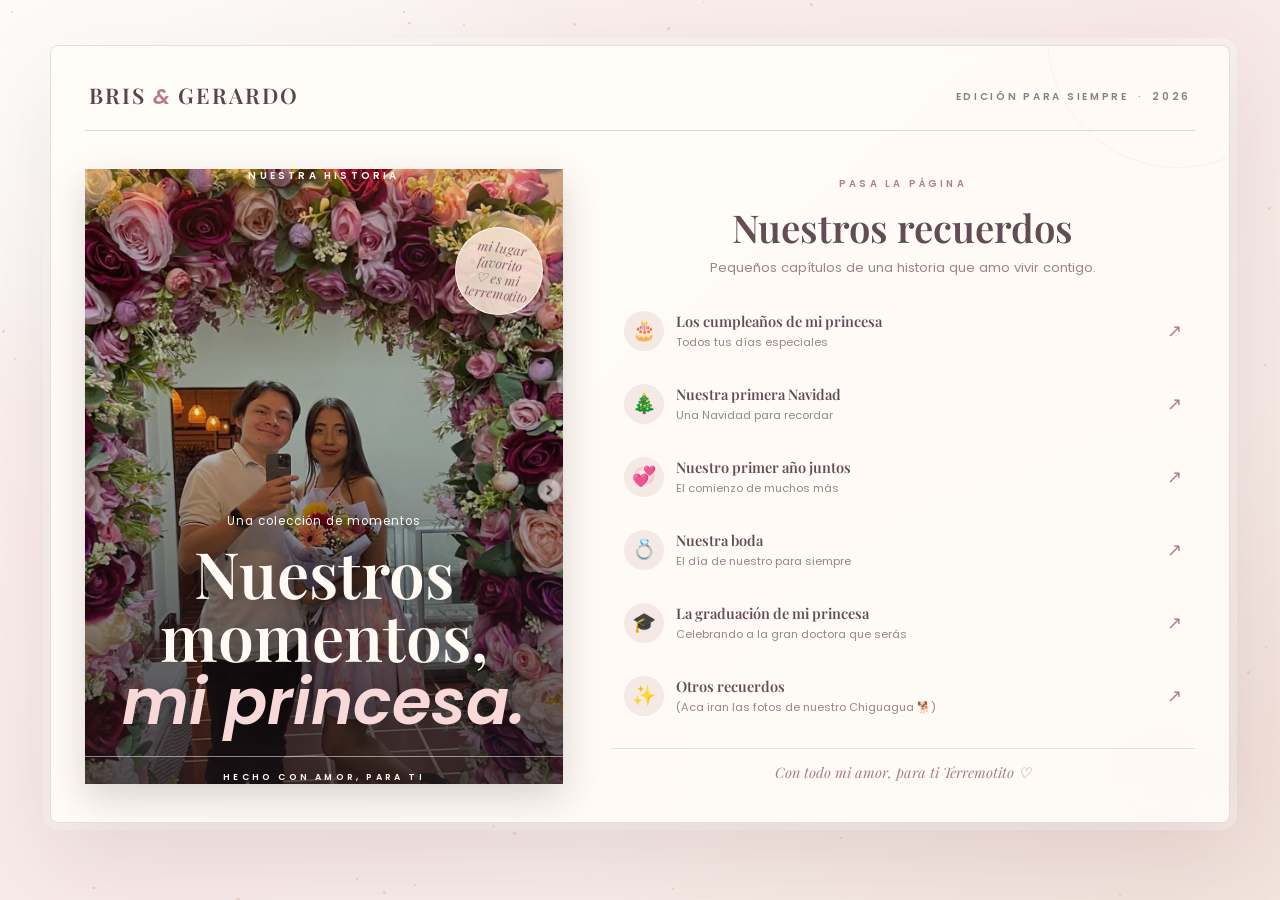
<file: index.html>
<!DOCTYPE html>
<html lang="es">
<head>
  <meta charset="UTF-8">
  <meta name="viewport" content="width=device-width, initial-scale=1.0">
  <meta name="theme-color" content="#fbf4f1">
  <title>Para mi terremotito❤️</title>
  <link rel="icon" href="data:image/svg+xml,<svg xmlns=%22http://www.w3.org/2000/svg%22 viewBox=%220 0 100 100%22><text y=%22.9em%22 font-size=%2290%22>❤️</text></svg>">
  <link rel="preconnect" href="https://fonts.googleapis.com">
  <link href="https://fonts.googleapis.com/css2?family=Poppins:wght@300;400;600;700&family=Playfair+Display:ital,wght@0,600;1,600&display=swap" rel="stylesheet">
  <link rel="stylesheet" href="style.css">
</head>
<body class="menu-page">
  <div class="stars" id="stars" aria-hidden="true"></div>

  <main class="site-menu">
    <div class="menu-card">
      <header class="magazine-masthead">
        <a class="magazine-wordmark" href="Index.html">BRIS <span>&</span> GERARDO</a>
        <span class="magazine-issue">EDICIÓN PARA SIEMPRE <span>·</span> 2026</span>
      </header>

      <div class="magazine-layout">
        <section class="magazine-cover" aria-label="Nuestra historia">
          <img src="multimedia/recuerdos%20cumplea%C3%B1o%202026/recuerdocumplea%C3%B1os4.png" alt="Celebrando juntos rodeados de flores">
          <span class="cover-kicker">NUESTRA HISTORIA</span>
          <div class="cover-copy">
            <span>Una colección de momentos</span>
            <h1>Nuestros<br>momentos,<br><em>mi princesa.</em></h1>
          </div>
          <span class="cover-sticker" aria-hidden="true">mi lugar<br>favorito<br>♡ es mi terremotito</span>
          <span class="cover-caption">HECHO CON AMOR, PARA TI</span>
        </section>

        <section class="magazine-index" aria-labelledby="memories-title">
          <div class="index-heading">
            <span class="index-kicker">PASA LA PÁGINA</span>
            <h2 id="memories-title">Nuestros recuerdos</h2>
            <p>Pequeños capítulos de una historia que amo vivir contigo.</p>
          </div>

          <nav class="memory-menu" aria-label="Nuestros recuerdos">
            <details class="birthday-dropdown">
              <summary class="memory-link">
                <span class="memory-icon" aria-hidden="true">🎂</span>
                <span class="memory-link-copy">
                  <strong>Los cumpleaños de mi princesa</strong>
                  <span>Todos tus días especiales</span>
                </span>
                <span class="memory-arrow" aria-hidden="true">↗</span>
              </summary>
              <div class="birthday-years">
                <a class="birthday-year" href="cumpleanos-2026.html">
                  <strong>2026</strong>
                  <span>🎂</span>
                  <span class="year-arrow" aria-hidden="true">↗</span>
                </a>
                <div class="birthday-year coming-soon" aria-disabled="true">
                  <strong>2027</strong>
                  <span>Próximamente ✨</span>
                </div>
              </div>
            </details>
            <a class="memory-link" href="navidad.html">
              <span class="memory-icon" aria-hidden="true">🎄</span>
              <span class="memory-link-copy">
                <strong>Nuestra primera Navidad</strong>
                <span>Una Navidad para recordar</span>
              </span>
              <span class="memory-arrow" aria-hidden="true">↗</span>
            </a>
            <a class="memory-link" href="primer-aniversario.html">
              <span class="memory-icon" aria-hidden="true">💞</span>
              <span class="memory-link-copy">
                <strong>Nuestro primer año juntos</strong>
                <span>El comienzo de muchos más</span>
              </span>
              <span class="memory-arrow" aria-hidden="true">↗</span>
            </a>
            <a class="memory-link" href="nuestra-boda.html">
              <span class="memory-icon" aria-hidden="true">💍</span>
              <span class="memory-link-copy">
                <strong>Nuestra boda</strong>
                <span>El día de nuestro para siempre</span>
              </span>
              <span class="memory-arrow" aria-hidden="true">↗</span>
            </a>
            <a class="memory-link" href="graduacion.html">
              <span class="memory-icon" aria-hidden="true">🎓</span>
              <span class="memory-link-copy">
                <strong>La graduación de mi princesa</strong>
                <span>Celebrando a la gran doctora que serás</span>
              </span>
              <span class="memory-arrow" aria-hidden="true">↗</span>
            </a>
            <a class="memory-link" href="otros.html">
              <span class="memory-icon" aria-hidden="true">✨</span>
              <span class="memory-link-copy">
                <strong>Otros recuerdos</strong>
                <span>(Aca iran las fotos de nuestro Chiguagua 🐕)</span>
              </span>
              <span class="memory-arrow" aria-hidden="true">↗</span>
            </a>
          </nav>
          <p class="menu-signature">Con todo mi amor, para ti Terremotito <span>♡</span></p>
        </section>
      </div>
    </div>
  </main>
  <script src="script.js"></script>
</body>
</html>
</file>
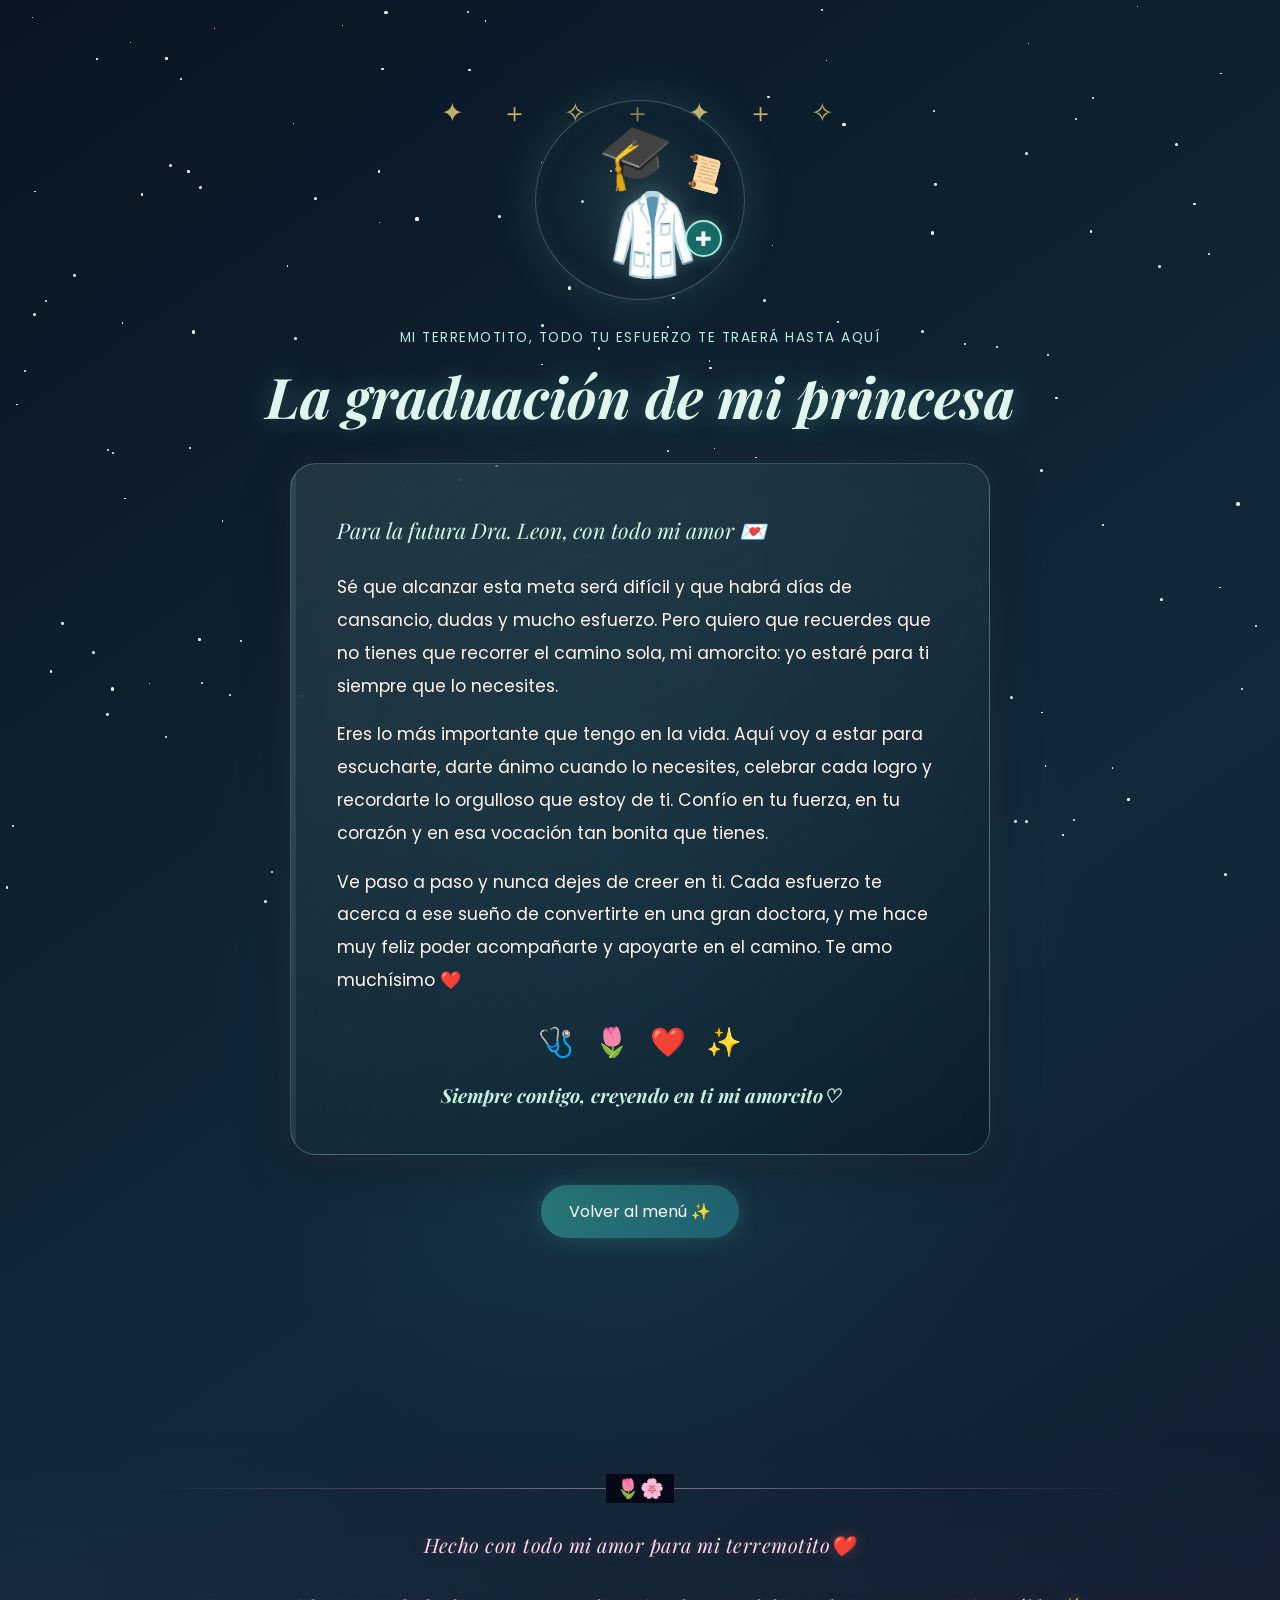
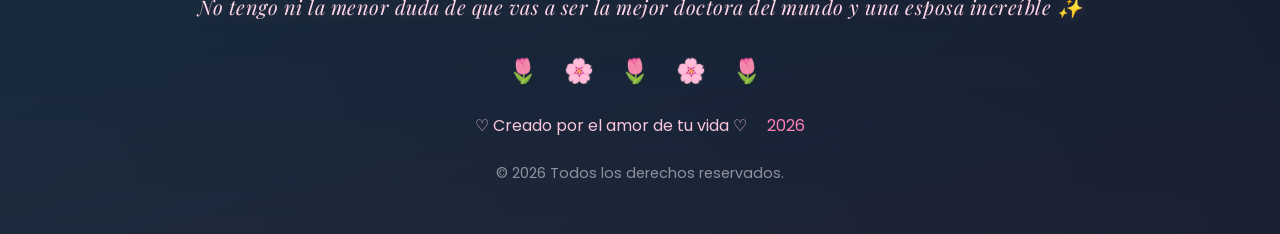
<file: graduacion.html>
<!DOCTYPE html>
<html lang="es">
<head>
  <meta charset="UTF-8">
  <meta name="viewport" content="width=device-width, initial-scale=1.0">
  <meta name="theme-color" content="#101d31">
  <title>La graduación de mi princesa ❤️</title>
  <link rel="icon" href="data:image/svg+xml,<svg xmlns=%22http://www.w3.org/2000/svg%22 viewBox=%220 0 100 100%22><text y=%22.9em%22 font-size=%2290%22>🩺</text></svg>">
  <link rel="preconnect" href="https://fonts.googleapis.com">
  <link href="https://fonts.googleapis.com/css2?family=Poppins:wght@300;400;600;700&family=Playfair+Display:ital,wght@0,600;1,600&display=swap" rel="stylesheet">
  <link rel="stylesheet" href="style.css">
</head>
<body class="memory-page graduation-page">
  <div class="stars" id="stars" aria-hidden="true"></div>
  <div class="graduation-confetti" aria-hidden="true">✦　＋　✧　＋　✦　＋　✧</div>

  <main class="memory-page-content">
    <div class="doctor-emblem" aria-hidden="true">
      <span class="doctor-cap">🎓</span>
      <span class="doctor-coat">🥼</span>
      <span class="doctor-cross">✚</span>
      <span class="doctor-diploma">📜</span>
    </div>
    <p class="menu-eyebrow">Mi terremotito, todo tu esfuerzo te traerá hasta aquí</p>
    <h1>La graduación de mi princesa</h1>
    <div class="graduation-message">
      <p class="letter-greeting">Para la futura Dra. Leon, con todo mi amor 💌</p>
      <p>Sé que alcanzar esta meta será difícil y que habrá días de cansancio, dudas y mucho esfuerzo. Pero quiero que recuerdes que no tienes que recorrer el camino sola, mi amorcito: yo estaré para ti siempre que lo necesites.</p>
      <p>Eres lo más importante que tengo en la vida. Aquí voy a estar para escucharte, darte ánimo cuando lo necesites, celebrar cada logro y recordarte lo orgulloso que estoy de ti. Confío en tu fuerza, en tu corazón y en esa vocación tan bonita que tienes.</p>
      <p>Ve paso a paso y nunca dejes de creer en ti. Cada esfuerzo te acerca a ese sueño de convertirte en una gran doctora, y me hace muy feliz poder acompañarte y apoyarte en el camino. Te amo muchísimo ❤️</p>
      <div class="doctor-badges" aria-label="Doctora, sueños cumplidos y orgullo">
        <span>🩺</span><span>🌷</span><span>❤️</span><span>✨</span>
      </div>
      <strong>Siempre contigo, creyendo en ti mi amorcito♡</strong>
    </div>
    <a class="btn" href="Index.html">Volver al menú ✨</a>
  </main>
  <footer class="love-footer">
    <div class="footer-line"></div>
    <p class="footer-message fade-text">Hecho con todo mi amor para mi terremotito❤️</p>
    <p class="footer-message fade-text">No tengo ni la menor duda de que vas a ser la mejor doctora del mundo y una esposa increíble ✨</p>
    <div class="flower-row fade-text">🌷 🌸 🌷 🌸 🌷</div>
    <div class="footer-info fade-text">
      <span>♡ Creado por el amor de tu vida ♡</span>
      <span class="footer-year">2026</span>
    </div>
    <p class="copyright fade-text">© 2026 Todos los derechos reservados.</p>
  </footer>
  <script src="script.js"></script>
</body>
</html>
</file>
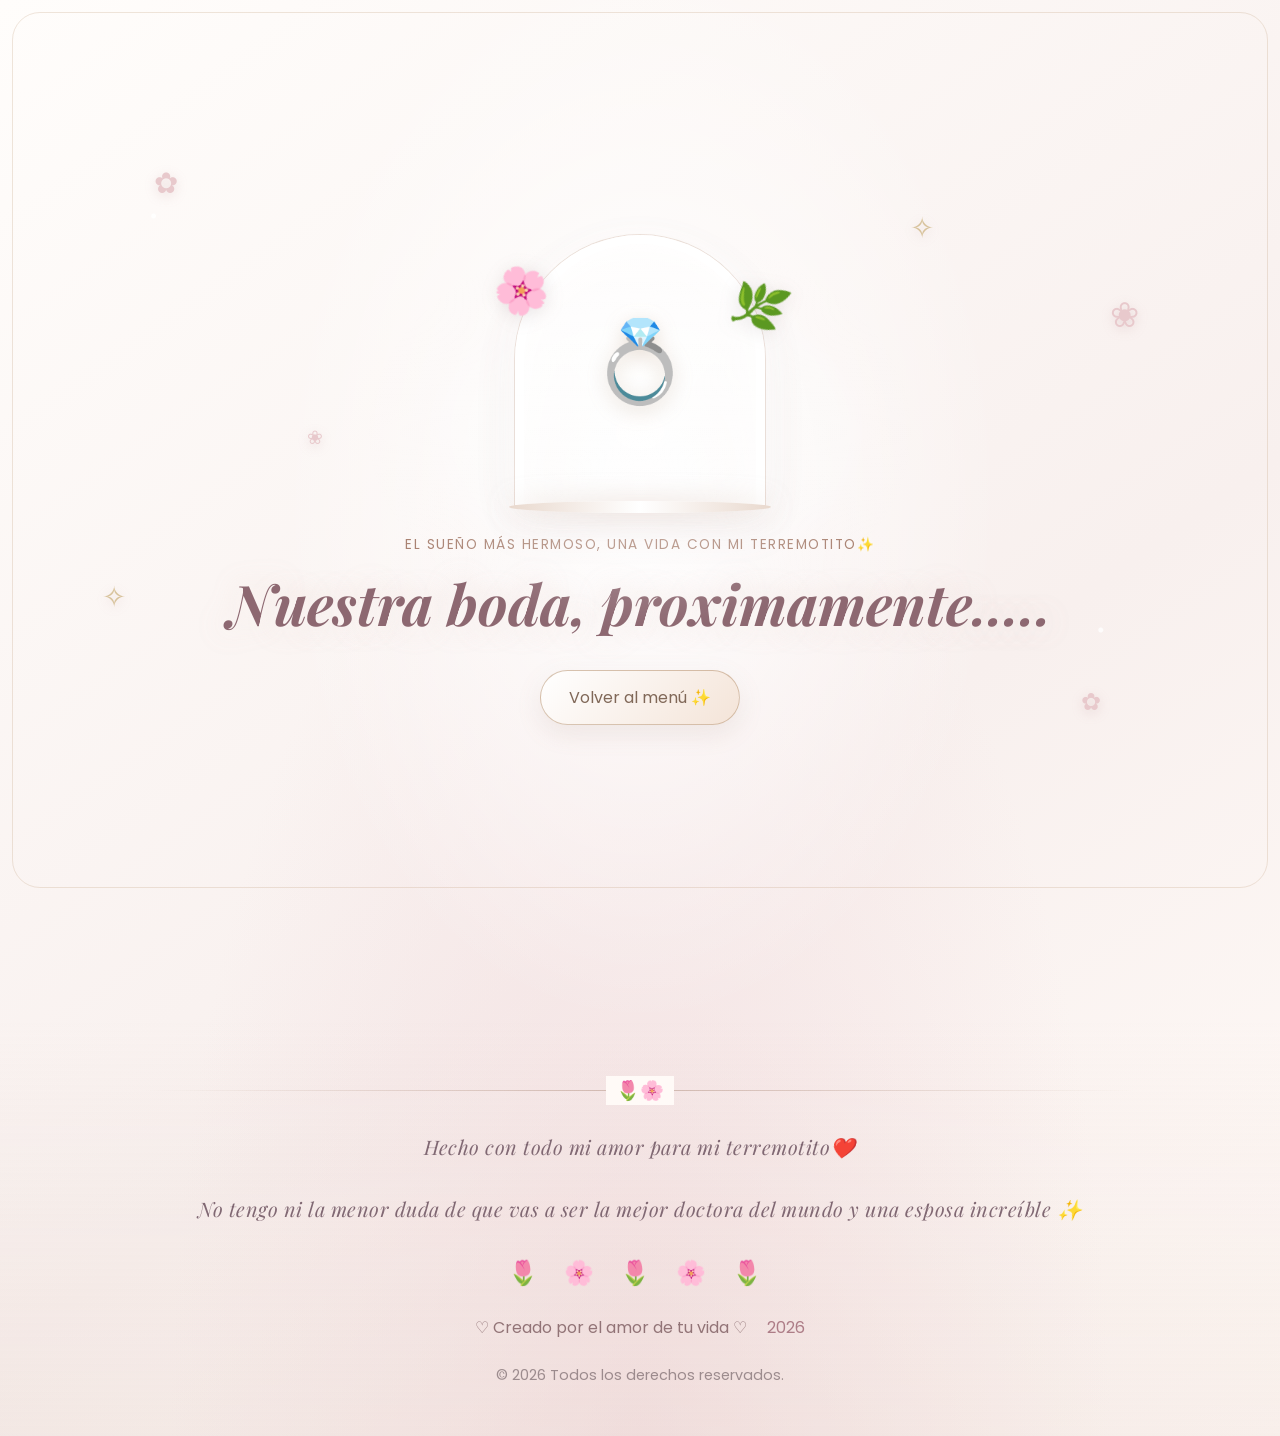
<file: nuestra-boda.html>
<!DOCTYPE html>
<html lang="es">
<head>
  <meta charset="UTF-8">
  <meta name="viewport" content="width=device-width, initial-scale=1.0">
  <meta name="theme-color" content="#fffaf7">
  <title>Nuestra boda ❤️</title>
  <link rel="icon" href="data:image/svg+xml,<svg xmlns=%22http://www.w3.org/2000/svg%22 viewBox=%220 0 100 100%22><text y=%22.9em%22 font-size=%2290%22>💍</text></svg>">
  <link rel="preconnect" href="https://fonts.googleapis.com">
  <link href="https://fonts.googleapis.com/css2?family=Poppins:wght@300;400;600;700&family=Playfair+Display:ital,wght@0,600;1,600&display=swap" rel="stylesheet">
  <link rel="stylesheet" href="style.css">
</head>
<body class="memory-page wedding-page">
  <div class="wedding-atmosphere" aria-hidden="true">
    <span class="wedding-petal petal-one">✿</span>
    <span class="wedding-petal petal-two">❀</span>
    <span class="wedding-petal petal-three">✧</span>
    <span class="wedding-petal petal-four">✿</span>
    <span class="wedding-petal petal-five">❀</span>
    <span class="wedding-petal petal-six">✧</span>
  </div>
  
  <main class="memory-page-content">
    <div class="wedding-arch" aria-hidden="true">
      <span class="arch-flower flower-left">🌸</span>
      <span class="arch-flower flower-right">🌿</span>
      <span class="wedding-rings">💍</span>
      <span class="arch-base"></span>
    </div>
    <p class="menu-eyebrow">El sueño más hermoso, una vida con mi terremotito✨</p>
    <h1>Nuestra boda, proximamente.....</h1>
    <a class="btn" href="Index.html">Volver al menú ✨</a>
  </main>
  <footer class="love-footer">
    <div class="footer-line"></div>
    <p class="footer-message fade-text">Hecho con todo mi amor para mi terremotito❤️</p>
    <p class="footer-message fade-text">No tengo ni la menor duda de que vas a ser la mejor doctora del mundo y una esposa increíble ✨</p>
    <div class="flower-row fade-text">🌷 🌸 🌷 🌸 🌷</div>
    <div class="footer-info fade-text">
      <span>♡ Creado por el amor de tu vida ♡</span>
      <span class="footer-year">2026</span>
    </div>
    <p class="copyright fade-text">© 2026 Todos los derechos reservados.</p>
  </footer>
  <script src="script.js"></script>
</body>
</html>
</file>
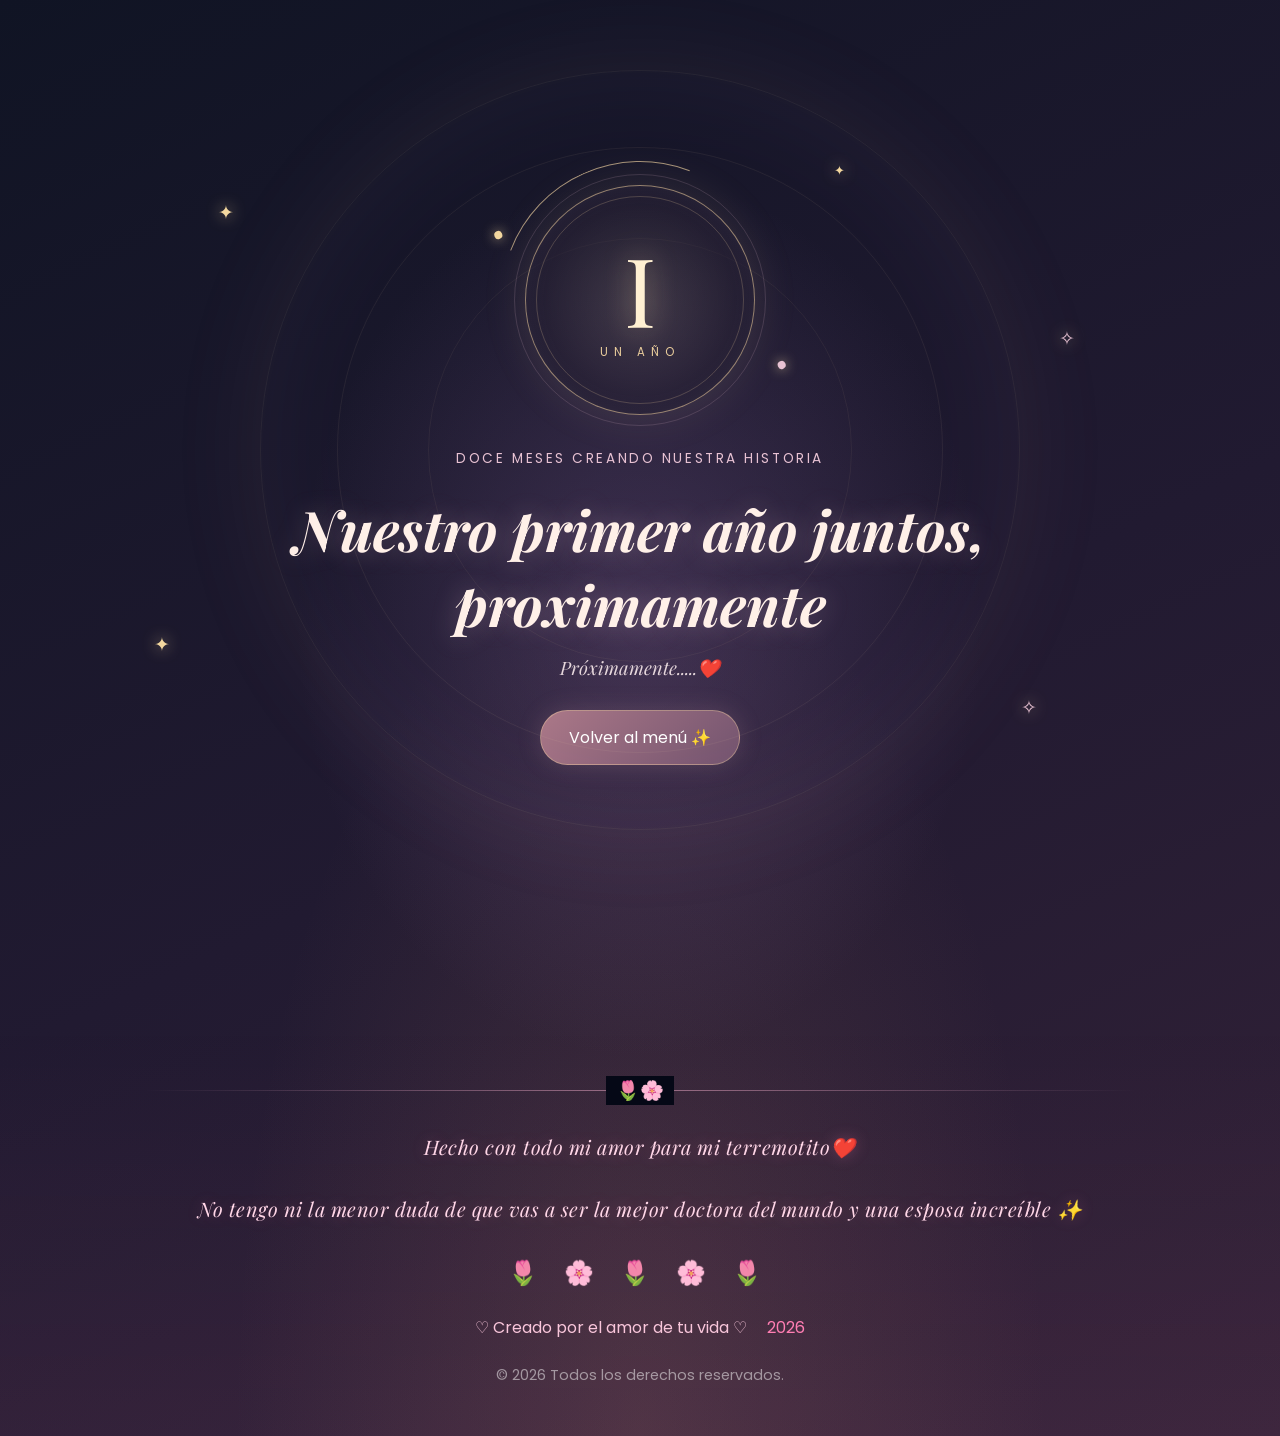
<file: primer-aniversario.html>
<!DOCTYPE html>
<html lang="es">
<head>
  <meta charset="UTF-8">
  <meta name="viewport" content="width=device-width, initial-scale=1.0">
  <meta name="theme-color" content="#17152b">
  <title>Nuestro primer año juntos ❤️</title>
  <link rel="icon" href="data:image/svg+xml,<svg xmlns=%22http://www.w3.org/2000/svg%22 viewBox=%220 0 100 100%22><text y=%22.9em%22 font-size=%2290%22>❤️</text></svg>">
  <link rel="preconnect" href="https://fonts.googleapis.com">
  <link href="https://fonts.googleapis.com/css2?family=Poppins:wght@300;400;600;700&family=Playfair+Display:ital,wght@0,600;1,600&display=swap" rel="stylesheet">
  <link rel="stylesheet" href="style.css">
</head>
<body class="memory-page anniversary-page">
  <div class="anniversary-glow" aria-hidden="true"></div>
  <div class="anniversary-lights" aria-hidden="true">
    <span>✦</span><span>✧</span><span>✦</span><span>✧</span><span>✦</span>
  </div>

  <main class="memory-page-content">
    <div class="anniversary-emblem" aria-hidden="true">
      <span class="anniversary-orbit"></span>
      <span class="anniversary-number">I</span>
      <span class="anniversary-caption">UN AÑO</span>
    </div>
    <p class="anniversary-eyebrow">Doce meses creando nuestra historia</p>
    <h1>Nuestro primer año juntos, proximamente</h1>
    <p class="anniversary-coming">Próximamente.....❤️</p>
    <a class="btn" href="Index.html">Volver al menú ✨</a>
  </main>
  <footer class="love-footer">
    <div class="footer-line"></div>
    <p class="footer-message fade-text">Hecho con todo mi amor para mi terremotito❤️</p>
    <p class="footer-message fade-text">No tengo ni la menor duda de que vas a ser la mejor doctora del mundo y una esposa increíble ✨</p>
    <div class="flower-row fade-text">🌷 🌸 🌷 🌸 🌷</div>
    <div class="footer-info fade-text">
      <span>♡ Creado por el amor de tu vida ♡</span>
      <span class="footer-year">2026</span>
    </div>
    <p class="copyright fade-text">© 2026 Todos los derechos reservados.</p>
  </footer>
  <script src="script.js"></script>
</body>
</html>
</file>
<file: style.css>
*{
  margin:0;
  padding:0;
  box-sizing:border-box;
  font-family:'Poppins',sans-serif;
}

body{
  background:linear-gradient(to bottom,#050816,#0f172a,#111827);
  color:white;
  overflow-x:hidden;
}

html{
  scroll-behavior:smooth;
}

section{
  padding:100px 10%;
  opacity:0;
  transform:translateY(60px);
  transition:opacity 1s ease, transform 1s ease;
  position:relative;
}
section.visible{
  opacity:1;
  transform:translateY(0);
}

section:not(.hero)::before{
  content:'';
  position:absolute;
  top:0;
  left:50%;
  transform:translateX(-50%);
  width:60%;
  max-width:400px;
  height:1px;
  background:linear-gradient(
    to right,
    transparent,
    rgba(255,182,213,.4),
    transparent
  );
}

.title{
  font-family:'Playfair Display', serif;
  font-style:italic;
  font-weight:600;
  text-align:center;
  font-size:2.7rem;
  margin-bottom:50px;
  color:#ffd6e7;
  text-shadow:0 0 20px rgba(255,126,179,.35);
}

.hero{
  height:100vh;
  display:flex;
  justify-content:center;
  align-items:center;
  text-align:center;
}

.hero-content{
  max-width:1200px;
}

.hero h1{
  font-family:'Playfair Display', serif;
  font-style:italic;
  font-weight:600;
  font-size:clamp(3rem,5vw,4.2rem);
  margin-bottom:20px;
  background:linear-gradient(to right,#ff7eb3,#ffd6e7);
  -webkit-background-clip:text;
  -webkit-text-fill-color:transparent;

  white-space: normal;
}

.hero p{
  color:#d1d5db;
  margin-bottom:30px;
  font-size:1.2rem;
}

.btn{
  padding:14px 28px;
  border:none;
  border-radius:50px;
  background:linear-gradient(135deg, #ff7eb3, #ff4d8d);
  color:white;
  text-decoration:none;
  transition:.3s;
  display:inline-block;
  box-shadow:0 0 20px rgba(255,126,179,.35);
}

.btn:hover{
  background:linear-gradient(135deg, #ff4d8d, #ff2f75);
  box-shadow:0 0 35px rgba(255,126,179,.6);
  transform:translateY(-3px);
}

.counter{
  display:flex;
  justify-content:center;
  gap:20px;
  flex-wrap:wrap;
}

.counter-box{
  background:rgba(255,255,255,.08);
  padding:25px;
  border-radius:20px;
  min-width:140px;
  text-align:center;
  backdrop-filter:blur(10px);
  border:1px solid rgba(255,126,179,.3);
  box-shadow:0 0 20px rgba(255,126,179,.15);
  transition:.3s;
}

.counter-box:hover{
  border-color:rgba(255,126,179,.6);
  box-shadow:0 0 30px rgba(255,126,179,.3);
  transform:translateY(-5px);
}

.counter-box h2{
  color:#ff7eb3;
  font-size:2rem;
}

.letters{
  display:grid;
  grid-template-columns:repeat(auto-fit,minmax(260px,1fr));
  gap:30px;
}

.letter{
  background:linear-gradient(160deg, rgba(255,214,231,.12), rgba(255,126,179,.06));
  border:1px solid rgba(255,182,213,.25);
  padding:30px 25px;
  border-radius:20px;
  cursor:pointer;
  position:relative;
  text-align:center;
  transition:transform .4s ease, box-shadow .4s ease, border-color .4s ease;
  box-shadow:0 0 20px rgba(255,126,179,.1);
}

.letter::before{
  content:'💌';
  display:block;
  font-size:2rem;
  margin-bottom:12px;
  filter:drop-shadow(0 0 10px rgba(255,126,179,.4));
}

.letter h3{
  color:#ffd6e7;
  font-size:1.15rem;
  font-weight:600;
}

.letter:hover{
  transform:translateY(-8px);
  border-color:rgba(255,126,179,.6);
  box-shadow:0 10px 30px rgba(255,126,179,.3);
}

.letter.open{
  border-color:rgba(255,126,179,.7);
  box-shadow:0 0 35px rgba(255,126,179,.35);
}

.letter.open::before{
  content:'💗';
}

.hidden-text{
  max-height:0;
  opacity:0;
  overflow:hidden;
  transition:max-height 0.6s ease, opacity 0.5s ease, margin-top 0.6s ease;
  line-height:1.7;
  color:#f9e6ef;
  font-size:.95rem;
}

.letter.open .hidden-text{
  max-height:300px;
  opacity:1;
  margin-top:18px;
}

.video-container{
  display:flex;
  justify-content:center;
}

video{
  width:100%;
  max-width:800px;
  border-radius:20px;
}

.final{
  text-align:center;
}

.typing{
  border-right:3px solid white;
  display:inline-block;
  white-space:nowrap;
  overflow:hidden;
  animation:typing 5s steps(40),blink .8s infinite;
}

@keyframes typing{
  from{width:0}
  to{width:100%}
}

@keyframes blink{
  50%{border-color:transparent}
}

@keyframes musicPulse{
  0%,100%{ box-shadow:0 0 20px rgba(203,213,225,.3); }
  50%{ box-shadow:0 0 35px rgba(203,213,225,.7); }
}

.stars{
  position:fixed;
  width:100%;
  height:100vh;
  top:0;
  left:0;
  z-index:-1;
}

.star{
  position:absolute;
  background:white;
  border-radius:50%;
  animation:twinkle 3s infinite;
}

@keyframes twinkle{
  0%{opacity:.2}
  50%{opacity:1}
  100%{opacity:.2}
}

/* ESTRELLA FUGAZ */

.shooting-star{
  position:absolute;
  width:2px;
  height:2px;
  background:linear-gradient(90deg, #fff, transparent);
  border-radius:50%;
  box-shadow:0 0 8px 2px rgba(255,255,255,.6);
  animation:shoot linear forwards;
  --travel:200px;
}

@keyframes shoot{
  0%{
    transform:translate(0,0) rotate(45deg);
    opacity:1;
    width:2px;
  }
  70%{
    opacity:1;
    width:80px;
  }
  100%{
    transform:translate(var(--travel), var(--travel)) rotate(45deg);
    opacity:0;
    width:0px;
  }
}

.flowers{
  display:flex;
  justify-content:center;
  gap:20px;
  flex-wrap:wrap;
}

.flower-card{
  background:rgba(255,255,255,.08);
  width:120px;
  height:120px;
  border-radius:20px;
  display:flex;
  justify-content:center;
  align-items:center;
  font-size:3rem;
  backdrop-filter:blur(10px);
}

.medicine{
  display:grid;
  grid-template-columns:repeat(auto-fit,minmax(250px,1fr));
  gap:20px;
}

.medicine-card{
  background:rgba(255,255,255,.08);
  padding:30px;
  border-radius:20px;
  text-align:center;
  font-size:2rem;
}

.medicine-card p{
  margin-top:15px;
  font-size:1rem;
  line-height:1.6;
}

@media(max-width:768px){
  .hero h1{
    font-size:2.5rem;
  }
  .title{
    font-size:2rem;
  }
  .flower-card{
    width:220px;
    height:420px;
  }
  .flowers-gallery{
    gap:30px;
  }
}

.counter-section{
  display:flex;
  justify-content:center;
  align-items:center;
  gap:40px;
  flex-wrap:wrap;
}

.counter-image img{
  width:320px;
  height:420px;
  object-fit:cover;
  border-radius:25px;
  box-shadow:0 0 25px rgba(255,255,255,.15);
  transition:.4s;
}

.counter-image img:hover{
  transform:scale(1.03);
}

/* TARJETA GIRATORIA */

.flip-card{
  background:transparent;
  width:320px;
  height:420px;
  perspective:1000px;
}

.flip-card-inner{
  position:relative;
  width:100%;
  height:100%;
  transition:transform 0.8s;
  transform-style:preserve-3d;
  cursor:pointer;
}

.flip-card:hover .flip-card-inner{
  transform:rotateY(180deg);
}

.flip-card-front,
.flip-card-back{

  position:absolute;
  width:100%;
  height:100%;
  backface-visibility:hidden;
  border-radius:25px;
  overflow:hidden;

}

.flip-card-front img{

  width:100%;
  height:100%;
  object-fit:cover;
  border-radius:25px;
  box-shadow:0 0 30px rgba(255,255,255,.15);

}

.flip-card-back{

  background:rgba(255,255,255,.08);
  backdrop-filter:blur(15px);

  display:flex;
  flex-direction:column;
  justify-content:center;
  align-items:center;

  padding:30px;
  text-align:center;

  transform:rotateY(180deg);

  box-shadow:0 0 30px rgba(255,255,255,.1);

}

.flip-card-back h3{

  font-size:3rem;
  margin-bottom:20px;

}

.flip-card-back p{

  line-height:1.8;
  font-size:1.1rem;
  color:#f3f4f6;

}

/* MEMORIES - ESTILO POLAROID */

.gallery{
  display:grid;
  grid-template-columns:repeat(auto-fit,minmax(250px,1fr));
  gap:60px;
  padding:20px 30px;
}

.memory-card{
  background:linear-gradient(160deg, #fff5f8, #ffe3ee);
  padding:15px 15px 45px 15px;
  border-radius:6px;
  box-shadow:
    0 10px 25px rgba(0,0,0,.45),
    0 0 25px rgba(255,126,179,.25),
    inset 0 0 0 1px rgba(255,182,213,.3);
  transition:transform .4s ease, box-shadow .4s ease;
  cursor:pointer;
  position:relative;
}

.memory-card img{
  width:100%;
  height:280px;
  object-fit:cover;
  display:block;
  border-radius:2px;
  filter:saturate(1.05) contrast(1.03);
}

/* Inclinación alternada */
.memory-card:nth-child(odd){
  transform:rotate(-4deg);
}

.memory-card:nth-child(even){
  transform:rotate(3deg);
}

.memory-card:hover{
  transform:rotate(0deg) scale(1.06) translateY(-10px);
  box-shadow:
    0 25px 35px rgba(0,0,0,.5),
    0 0 40px rgba(255,126,179,.5),
    inset 0 0 0 1px rgba(255,182,213,.5);
  z-index:5;
}

/* Corazoncito dorado en la esquina, como si fuera un sello */
.memory-card::after{
  content:'❤';
  position:absolute;
  bottom:12px;
  right:16px;
  font-size:1.1rem;
  color:#f5d99c;
  opacity:.8;
}

.birthday-gallery-section{
  text-align:center;
}

.birthday-gallery{
  grid-template-columns:repeat(auto-fit,minmax(220px,1fr));
  gap:28px;
  align-items:start;
}

.birthday-gallery .memory-card{
  padding:10px;
  border:1px solid rgba(255,214,231,.55);
  border-radius:12px;
  background:linear-gradient(145deg, #fff, #fff1f6);
  box-shadow:0 12px 28px rgba(0,0,0,.25), 0 0 20px rgba(255,126,179,.12);
}

.birthday-gallery .memory-card:nth-child(odd),
.birthday-gallery .memory-card:nth-child(even){
  transform:none;
}

.birthday-gallery .memory-card:hover{
  transform:translateY(-5px) scale(1.02);
}

.birthday-gallery .memory-card img{
  height:auto;
  aspect-ratio:4 / 3;
  border-radius:6px;
  object-fit:cover;
}

.birthday-gallery .memory-card::after{
  content:none;
}

/* HILO ROJO */

.red-thread-section{

  text-align:center;

}

.thread-container{

  position:relative;

  width:100%;

  max-width:1100px;

  margin:auto;

  height:450px;

  display:flex;

  justify-content:space-between;

  align-items:center;

}

.person{

  width:260px;

  z-index:2;

  filter:drop-shadow(0 0 20px rgba(255,255,255,.15));

  animation:float 4s ease-in-out infinite;

}

.yo{

  transform:rotate(-2deg);

}

.ella{

  transform:rotate(2deg);

}

@keyframes float{

  0%{
    transform:translateY(0px);
  }

  50%{
    transform:translateY(-10px);
  }

  100%{
    transform:translateY(0px);
  }

}

.thread-line{

  position:absolute;

  width:100%;

  height:100%;

  left:0;
  top:0;

  z-index:1;

}

.thread-link{

  fill:none;

  stroke:#ff3b5f;

  stroke-width:3;

  stroke-linecap:round;

  filter:drop-shadow(0 0 10px #ff3b5f);

  stroke-dasharray:500;

  stroke-dashoffset:500;

  animation:drawLine 1.5s ease forwards;

}

.heart-path{

  fill:none;

  stroke:#ff3b5f;

  stroke-width:3;

  stroke-linecap:round;

  stroke-dasharray:900;

  stroke-dashoffset:900;

  animation:
    drawHeart 1.8s ease forwards .8s,
    neonPulse 2.2s ease-in-out infinite 2.6s;

}

@keyframes drawLine{

  to{
    stroke-dashoffset:0;
  }

}

@keyframes drawHeart{

  to{
    stroke-dashoffset:0;
  }

}

@keyframes neonPulse{

  0%,100%{
    filter:
      drop-shadow(0 0 6px #ff3b5f)
      drop-shadow(0 0 14px #ff3b5f);
  }

  50%{
    filter:
      drop-shadow(0 0 14px #ff3b5f)
      drop-shadow(0 0 28px #ff3b5f)
      drop-shadow(0 0 45px #ff7eb3);
  }

}

.thread-text{

  max-width:800px;

  margin:50px auto 0;

  line-height:2;

  color:#f3f4f6;

  font-size:1.1rem;

  animation:fadeUp 2s ease;

}

.thread-text p{

  margin-bottom:25px;

}

@keyframes fadeUp{

  from{
    opacity:0;
    transform:translateY(30px);
  }

  to{
    opacity:1;
    transform:translateY(0);
  }

}

/* RESPONSIVE */

@media(max-width:768px){

  .thread-container{

    flex-direction:column;

    height:auto;

    gap:40px;

  }

  .person{

    width:180px;

  }

  .thread-line{

    height:300px;

  }

}

.signature{

  text-align:center;

  padding:60px 20px;

  color:#ffd6e7;

  font-size:1rem;

  letter-spacing:2px;

  opacity:.8;

  font-style:italic;

  animation:fadeUp 2s ease;

}

/* FOOTER ROMANTICO */

.love-footer{

  margin-top:120px;

  padding:70px 20px 50px;

  text-align:center;

  position:relative;

  background:linear-gradient(180deg, transparent, rgba(255,126,179,.05));

}

.footer-line{

  width:80%;

  height:1px;

  margin:auto;

  margin-bottom:40px;

  background:linear-gradient(
    to right,
    transparent,
    rgba(255,182,213,.5),
    transparent
  );

  position:relative;

}

.footer-line::after{

  content:'🌷🌸';

  position:absolute;

  top:-14px;

  left:50%;

  transform:translateX(-50%);

  font-size:1.2rem;

  background:#050816;

  padding:0 10px;

}

.footer-message{

  font-family:'Playfair Display', serif;
  font-style:italic;
  color:#ffd6e7;

  font-size:1.25rem;

  margin-bottom:30px;

  letter-spacing:.5px;

  line-height:1.6;

  text-shadow:0 0 15px rgba(255,126,179,.25);

}

.footer-info{

  display:flex;

  justify-content:center;

  align-items:center;

  gap:20px;

  flex-wrap:wrap;

  color:#f9c6db;

  margin-bottom:25px;

  font-size:1rem;

}

.footer-year{

  color:#ff7eb3;

}

.copyright{

  color:rgba(255,255,255,.5);

  font-size:.9rem;

}

/* MENU DE RECUERDOS */

.menu-page{
  min-height:100vh;
}

.site-menu{
  min-height:100vh;
  display:flex;
  align-items:center;
  justify-content:center;
  padding:80px 20px;
  text-align:center;
}

.menu-card{
  width:min(100%, 650px);
  padding:clamp(28px, 6vw, 56px);
  border:1px solid rgba(255,182,213,.3);
  border-radius:30px;
  background:linear-gradient(160deg, rgba(255,214,231,.1), rgba(15,23,42,.76));
  box-shadow:0 20px 70px rgba(0,0,0,.3), 0 0 35px rgba(255,126,179,.12);
  backdrop-filter:blur(14px);
}

.menu-card .floating-heart{
  margin-bottom:12px;
}

.menu-eyebrow{
  color:#f9c6db;
  letter-spacing:1.5px;
  font-size:.85rem;
  text-transform:uppercase;
}

.menu-card h1,
.memory-page-content h1{
  margin:10px 0 12px;
  color:#ffd6e7;
  font-family:'Playfair Display',serif;
  font-size:clamp(2.2rem, 6vw, 3.5rem);
  font-style:italic;
  text-shadow:0 0 20px rgba(255,126,179,.35);
}

.menu-description{
  margin-bottom:30px;
  color:#d1d5db;
}

.memory-menu{
  display:grid;
  gap:12px;
  text-align:left;
}

.memory-link{
  display:flex;
  align-items:center;
  gap:16px;
  padding:17px 18px;
  border:1px solid rgba(255,182,213,.22);
  border-radius:18px;
  background:rgba(255,255,255,.055);
  color:white;
  text-decoration:none;
  transition:transform .25s ease, border-color .25s ease, background .25s ease, box-shadow .25s ease;
}

.birthday-dropdown summary{
  list-style:none;
  cursor:pointer;
}

.birthday-dropdown summary::-webkit-details-marker{
  display:none;
}

.birthday-dropdown[open] > summary .memory-arrow{
  transform:rotate(90deg);
}

.birthday-dropdown .memory-arrow{
  transition:transform .25s ease;
}

.memory-link:hover,
.memory-link:focus-visible{
  transform:translateY(-3px);
  border-color:rgba(255,126,179,.7);
  background:rgba(255,126,179,.1);
  box-shadow:0 8px 25px rgba(255,126,179,.15);
  outline:none;
}

.memory-icon{
  width:42px;
  flex:0 0 42px;
  text-align:center;
  font-size:1.7rem;
}

.memory-link-copy{
  display:grid;
  gap:3px;
}

.memory-link-copy strong{
  color:#ffe5ef;
  font-weight:600;
}

.memory-link-copy span{
  color:#cbd5e1;
  font-size:.83rem;
}

.memory-arrow{
  margin-left:auto;
  color:#ff9fc3;
  font-size:1.8rem;
}

.birthday-years{
  display:grid;
  gap:8px;
  margin:8px 0 4px 58px;
  padding-left:14px;
  border-left:1px solid rgba(255,182,213,.3);
}

.birthday-year{
  display:flex;
  align-items:center;
  gap:12px;
  padding:12px 14px;
  border:1px solid rgba(255,182,213,.17);
  border-radius:14px;
  background:rgba(255,255,255,.035);
  color:#ffe5ef;
  text-align:left;
  text-decoration:none;
}

a.birthday-year{
  transition:background .2s ease, border-color .2s ease, transform .2s ease;
}

a.birthday-year:hover,
a.birthday-year:focus-visible{
  transform:translateX(3px);
  border-color:rgba(255,126,179,.6);
  background:rgba(255,126,179,.1);
  outline:none;
}

.birthday-year > strong{
  color:#ffb5d0;
}

.birthday-year > span:nth-of-type(1){
  color:#cbd5e1;
  font-size:.8rem;
}

.birthday-year .year-arrow{
  margin-left:auto;
  color:#ff9fc3;
  font-size:1.5rem;
}

.birthday-year.coming-soon{
  opacity:.65;
}

.birthday-year.coming-soon span{
  margin-left:auto;
  color:#f4dca6;
  font-size:.8rem;
}

.menu-signature{
  margin-top:28px;
  color:#f9c6db;
  font-family:'Playfair Display',serif;
  font-style:italic;
}

.memory-page{
  min-height:100vh;
}

.back-home{
  position:fixed;
  z-index:2;
  top:20px;
  left:20px;
  padding:10px 16px;
  border:1px solid rgba(255,182,213,.28);
  border-radius:50px;
  background:rgba(5,8,22,.7);
  color:#ffd6e7;
  text-decoration:none;
  backdrop-filter:blur(10px);
}

.back-home:hover,
.back-home:focus-visible{
  border-color:rgba(255,126,179,.7);
  outline:none;
}

.memory-page-content{
  min-height:100vh;
  display:flex;
  flex-direction:column;
  align-items:center;
  justify-content:center;
  padding:100px 20px 60px;
  text-align:center;
}

.memory-page-content h1{
  margin-bottom:30px;
}

.memory-page-panel{
  width:min(100%, 700px);
  margin-bottom:30px;
  padding:clamp(28px, 6vw, 48px);
  border:1px solid rgba(255,182,213,.28);
  border-radius:26px;
  background:linear-gradient(160deg, rgba(255,214,231,.1), rgba(15,23,42,.75));
  box-shadow:0 15px 50px rgba(0,0,0,.25);
  backdrop-filter:blur(12px);
}

.memory-page-panel p{
  margin-bottom:24px;
  color:#f3f4f6;
  font-size:1.1rem;
  line-height:1.9;
}

.memory-page-panel span{
  font-size:1.8rem;
}

@media(max-width:520px){
  .memory-link{
    gap:10px;
    padding:14px 12px;
  }

  .memory-link-copy strong{
    font-size:.9rem;
  }

  .memory-link-copy span{
    font-size:.75rem;
  }

  .back-home{
    top:12px;
    left:12px;
    font-size:.8rem;
  }
}

/* AMBIENTE NAVIDENO */

.christmas-page{
  background:
    radial-gradient(ellipse at 50% 60%, rgba(25,91,67,.24), transparent 48%),
    linear-gradient(to bottom, #07121b, #10251f 58%, #17251e);
}

.christmas-page .moon{
  background:radial-gradient(circle at 35% 35%, #ffe7a6, #d28b43 72%);
  box-shadow:0 0 22px rgba(255,207,125,.35);
}

.gift-music-btn{
  position:fixed;
  z-index:999;
  top:18px;
  right:18px;
  width:72px;
  height:72px;
  padding:0;
  border:0;
  background:transparent;
  cursor:pointer;
  touch-action:manipulation;
  -webkit-tap-highlight-color:transparent;
  user-select:none;
}

.gift-box{
  position:absolute;
  left:17px;
  bottom:8px;
  width:38px;
  height:34px;
  border:2px solid #ffe5a3;
  border-radius:4px 4px 8px 8px;
  background:linear-gradient(90deg, #ae3042 0 40%, #f0c56e 40% 58%, #ae3042 58%);
  box-shadow:0 5px 15px rgba(0,0,0,.35), 0 0 18px rgba(255,190,89,.25);
  transition:transform .35s ease;
}

.gift-lid{
  position:absolute;
  z-index:2;
  top:16px;
  left:13px;
  width:46px;
  height:12px;
  border:2px solid #ffe5a3;
  border-radius:4px;
  background:linear-gradient(90deg, #c6424d 0 38%, #f0c56e 38% 61%, #c6424d 61%);
  transform-origin:8% 100%;
  transition:transform .4s cubic-bezier(.2,.8,.3,1);
}

.gift-bow{
  position:absolute;
  z-index:3;
  top:8px;
  left:30px;
  width:18px;
  height:12px;
  border:3px solid #ffe5a3;
  border-radius:50% 50% 4px 50%;
  transform:rotate(-14deg);
  transition:opacity .2s ease, transform .3s ease;
}

.gift-bow::after{
  content:'';
  position:absolute;
  top:-3px;
  left:7px;
  width:12px;
  height:9px;
  border:3px solid #ffe5a3;
  border-radius:50% 50% 50% 4px;
  transform:rotate(28deg);
}

.gift-music-symbol{
  position:absolute;
  z-index:1;
  top:12px;
  left:27px;
  color:#fff3ca;
  font-size:1.3rem;
  opacity:0;
  transform:translateY(8px);
  transition:opacity .25s ease, transform .35s ease;
}

.gift-control-label{
  position:absolute;
  top:76px;
  right:0;
  width:max-content;
  max-width:150px;
  padding:7px 11px;
  border:1px solid rgba(244,220,166,.3);
  border-radius:12px;
  background:rgba(10,35,27,.94);
  color:#ffe8b5;
  font-size:.76rem;
  opacity:0;
  pointer-events:none;
  transform:translateY(-4px);
  transition:opacity .2s ease, transform .2s ease;
}

.gift-music-btn:hover .gift-control-label,
.gift-music-btn:focus-visible .gift-control-label,
.gift-music-btn.playing .gift-control-label{
  opacity:1;
  transform:translateY(0);
}

.gift-music-btn.playing .gift-lid{
  transform:translate(-4px,-15px) rotate(-32deg);
}

.gift-music-btn.playing .gift-bow{
  opacity:0;
  transform:translate(-6px,-12px) rotate(-35deg);
}

.gift-music-btn.playing .gift-music-symbol{
  opacity:1;
  transform:translateY(-4px);
  animation:giftNote 1s ease-in-out infinite alternate;
}

.gift-music-btn:hover .gift-box,
.gift-music-btn:focus-visible .gift-box{
  transform:translateY(-3px);
}

.gift-music-btn:focus-visible{
  outline:2px solid #ffe8b5;
  outline-offset:4px;
  border-radius:12px;
}

.gift-music-btn.playing .gift-music-symbol::after{
  content:'Ⅱ';
  margin-left:4px;
  font-family:'Poppins',sans-serif;
  font-size:.65rem;
  vertical-align:middle;
}

@keyframes giftNote{
  from{transform:translateY(-2px) rotate(-5deg)}
  to{transform:translateY(-9px) rotate(5deg)}
}

.christmas-garland{
  position:fixed;
  z-index:1;
  top:0;
  left:0;
  width:100%;
  height:66px;
  border-bottom:3px solid #276548;
  border-radius:0 0 50% 50%;
  filter:drop-shadow(0 4px 5px rgba(0,0,0,.25));
  pointer-events:none;
}

.christmas-garland::before{
  content:'';
  position:absolute;
  top:12px;
  left:0;
  width:100%;
  height:30px;
  background:
    radial-gradient(circle, #ffdd83 0 4px, transparent 5px) 5% 0 / 11% 26px repeat-x,
    radial-gradient(circle, #ff7188 0 4px, transparent 5px) 10% 8px / 11% 26px repeat-x,
    radial-gradient(circle, #a9e8be 0 4px, transparent 5px) 15% 0 / 11% 26px repeat-x;
  animation:christmasLights 2s ease-in-out infinite alternate;
}

.christmas-snow,
.christmas-snow::before,
.christmas-snow::after{
  position:fixed;
  inset:0;
  z-index:0;
  pointer-events:none;
  content:'';
  background-image:
    radial-gradient(2px 2px at 40px 60px, rgba(255,255,255,.9) 50%, transparent),
    radial-gradient(3px 3px at 140px 170px, rgba(255,255,255,.75) 50%, transparent),
    radial-gradient(2px 2px at 280px 110px, rgba(255,255,255,.8) 50%, transparent),
    radial-gradient(3px 3px at 380px 250px, rgba(255,255,255,.65) 50%, transparent),
    radial-gradient(2px 2px at 520px 80px, rgba(255,255,255,.8) 50%, transparent);
  background-size:600px 320px;
  animation:snowFall 14s linear infinite;
}

.christmas-snow::before{
  opacity:.55;
  transform:translateY(-320px);
  animation-duration:20s;
  background-position:120px 90px;
}

.christmas-snow::after{
  opacity:.35;
  transform:translateY(-320px);
  animation-duration:26s;
  background-position:280px 160px;
}

.christmas-page .memory-page-content{
  z-index:1;
  padding-top:125px;
}

.christmas-tree{
  position:relative;
  width:210px;
  height:270px;
  margin:0 auto 22px;
  filter:drop-shadow(0 12px 18px rgba(0,0,0,.35));
}

.tree-top,
.tree-middle,
.tree-bottom{
  position:absolute;
  left:50%;
  transform:translateX(-50%);
  background:linear-gradient(110deg, #1d704b, #12452f);
  clip-path:polygon(50% 0, 100% 100%, 0 100%);
}

.tree-top{
  top:28px;
  width:105px;
  height:100px;
}

.tree-middle{
  top:76px;
  width:155px;
  height:112px;
}

.tree-bottom{
  top:128px;
  width:205px;
  height:120px;
}

.tree-trunk{
  position:absolute;
  z-index:-1;
  left:calc(50% - 15px);
  bottom:0;
  width:30px;
  height:42px;
  border-radius:4px;
  background:linear-gradient(90deg, #704326, #a36a3e);
}

.tree-star{
  position:absolute;
  z-index:2;
  top:0;
  left:50%;
  color:#ffdf83;
  font-size:2rem;
  text-shadow:0 0 16px rgba(255,223,131,.85);
  transform:translateX(-50%);
  animation:starGlow 1.8s ease-in-out infinite alternate;
}

.tree-ornament{
  position:absolute;
  z-index:2;
  width:13px;
  height:13px;
  border:1px solid rgba(255,255,255,.6);
  border-radius:50%;
  box-shadow:0 0 12px currentColor;
  animation:ornamentGlow 1.5s ease-in-out infinite alternate;
}

.ornament-one{top:105px;left:92px;color:#ff7485;background:#ff7485}
.ornament-two{top:142px;left:56px;color:#ffdf83;background:#ffdf83;animation-delay:.4s}
.ornament-three{top:157px;right:54px;color:#ff7485;background:#ff7485;animation-delay:.8s}
.ornament-four{top:195px;left:91px;color:#8be0b2;background:#8be0b2;animation-delay:.2s}
.ornament-five{top:205px;right:35px;color:#ffdf83;background:#ffdf83;animation-delay:.6s}
.ornament-six{top:187px;left:35px;color:#c4a5ff;background:#c4a5ff;animation-delay:1s}

.tree-gift{
  position:absolute;
  z-index:3;
  bottom:-14px;
  font-size:2rem;
}

.gift-one{left:26px}
.gift-two{right:21px;bottom:-6px;font-size:1.7rem}

.christmas-page .menu-eyebrow{
  color:#f4dca6;
}

.christmas-page .memory-page-content h1{
  color:#ffe8b5;
  text-shadow:0 0 22px rgba(255,201,120,.3);
}

.christmas-page .memory-page-panel{
  border-color:rgba(244,220,166,.3);
  background:linear-gradient(160deg, rgba(244,220,166,.09), rgba(10,35,27,.72));
}

.christmas-page .btn{
  background:linear-gradient(135deg, #b33c4d, #8f253d);
  box-shadow:0 0 22px rgba(179,60,77,.3);
}

.christmas-page .btn:hover{
  background:linear-gradient(135deg, #c94d5d, #a52f46);
}

.christmas-page .back-home{
  border-color:rgba(244,220,166,.3);
  color:#ffe8b5;
}

@keyframes snowFall{
  from{background-position:0 -320px}
  to{background-position:40px 0}
}

@keyframes christmasLights{
  from{filter:brightness(.8)}
  to{filter:brightness(1.4)}
}

@keyframes ornamentGlow{
  from{filter:brightness(.8)}
  to{filter:brightness(1.35)}
}

@keyframes starGlow{
  from{filter:brightness(.9);transform:translateX(-50%) scale(.95)}
  to{filter:brightness(1.4);transform:translateX(-50%) scale(1.08)}
}

@media(prefers-reduced-motion:reduce){
  .christmas-page *,
  .christmas-page *::before,
  .christmas-page *::after{
    animation-duration:.01ms !important;
    animation-iteration-count:1 !important;
    scroll-behavior:auto !important;
  }
}

/* CELEBRACIONES FUTURAS */

.anniversary-page{
  position:relative;
  overflow:hidden;
  background:
    radial-gradient(ellipse at 50% 43%, rgba(121,91,141,.36), transparent 38%),
    radial-gradient(ellipse at 50% 100%, rgba(190,127,112,.18), transparent 45%),
    linear-gradient(155deg, #101424 0%, #211a31 52%, #342238 100%);
}

.anniversary-page .memory-page-content{
  z-index:1;
  padding-top:110px;
}

.anniversary-page .back-home{
  border-color:rgba(241,211,166,.3);
  color:#f7e9d2;
}

.anniversary-glow{
  position:fixed;
  top:50%;
  left:50%;
  width:min(90vw, 760px);
  aspect-ratio:1;
  border:1px solid rgba(240,213,173,.08);
  border-radius:50%;
  box-shadow:0 0 100px rgba(202,156,155,.08), inset 0 0 100px rgba(177,139,189,.06);
  pointer-events:none;
  transform:translate(-50%,-50%);
}

.anniversary-glow::before,
.anniversary-glow::after{
  position:absolute;
  inset:10%;
  border:1px solid rgba(240,213,173,.07);
  border-radius:50%;
  content:'';
}

.anniversary-glow::after{
  inset:22%;
  border-color:rgba(240,213,173,.06);
}

.anniversary-lights{
  position:fixed;
  inset:0;
  overflow:hidden;
  pointer-events:none;
}

.anniversary-lights span{
  position:absolute;
  color:#f3d79f;
  font-size:1.2rem;
  text-shadow:0 0 15px rgba(243,215,159,.8);
  animation:anniversaryTwinkle 3s ease-in-out infinite alternate;
}

.anniversary-lights span:nth-child(1){top:22%;left:17%}
.anniversary-lights span:nth-child(2){top:36%;right:16%;color:#e8c2d3;animation-delay:.7s}
.anniversary-lights span:nth-child(3){top:70%;left:12%;animation-delay:1.1s}
.anniversary-lights span:nth-child(4){top:77%;right:19%;color:#e8c2d3;animation-delay:1.8s}
.anniversary-lights span:nth-child(5){top:18%;right:34%;font-size:.8rem;animation-delay:2.2s}

.anniversary-emblem{
  position:relative;
  display:flex;
  flex-direction:column;
  align-items:center;
  justify-content:center;
  width:230px;
  height:230px;
  margin:0 auto 34px;
  border:1px solid rgba(242,211,161,.56);
  border-radius:50%;
  background:
    radial-gradient(circle, rgba(249,225,194,.14), rgba(34,28,48,.65) 68%);
  box-shadow:0 0 45px rgba(242,211,161,.13), inset 0 0 30px rgba(255,255,255,.06);
}

.anniversary-emblem::before,
.anniversary-emblem::after{
  position:absolute;
  inset:10px;
  border:1px solid rgba(242,211,161,.22);
  border-radius:50%;
  content:'';
}

.anniversary-emblem::after{
  inset:-12px;
  border-color:rgba(232,194,211,.16);
}

.anniversary-orbit{
  position:absolute;
  inset:-25px;
  border:1px solid transparent;
  border-top-color:rgba(242,211,161,.65);
  border-radius:50%;
  transform:rotate(-24deg);
  animation:anniversaryOrbit 12s linear infinite;
}

.anniversary-orbit::before,
.anniversary-orbit::after{
  position:absolute;
  width:8px;
  height:8px;
  border-radius:50%;
  background:#f3d79f;
  box-shadow:0 0 12px rgba(243,215,159,.8);
  content:'';
}

.anniversary-orbit::before{top:17px;left:31px}
.anniversary-orbit::after{right:31px;bottom:17px;background:#e8c2d3}

.anniversary-number{
  color:#fff0d2;
  font-family:'Playfair Display',serif;
  font-size:6rem;
  line-height:1;
  text-shadow:0 0 30px rgba(243,215,159,.42);
}

.anniversary-caption{
  margin-top:8px;
  color:#e9cc9c;
  font-size:.72rem;
  letter-spacing:.38rem;
}

.anniversary-eyebrow{
  margin-bottom:12px;
  color:#e8c2d3;
  font-size:.85rem;
  letter-spacing:.16rem;
  text-transform:uppercase;
}

.anniversary-page .memory-page-content h1{
  max-width:850px;
  margin-bottom:14px;
  color:#fff0e8;
  text-shadow:0 0 26px rgba(232,194,211,.28);
}

.anniversary-coming{
  margin:0 0 30px;
  color:#e5d6db;
  font-family:'Playfair Display',serif;
  font-size:1.15rem;
  font-style:italic;
}

.anniversary-page .btn{
  border:1px solid rgba(242,211,161,.4);
  background:linear-gradient(135deg, #ab7888, #73546f);
  box-shadow:0 0 24px rgba(203,157,171,.2);
}

.anniversary-page .btn:hover{
  background:linear-gradient(135deg, #bd8998, #87617d);
  box-shadow:0 0 30px rgba(203,157,171,.34);
}

@keyframes anniversaryTwinkle{
  from{opacity:.35;transform:scale(.8)}
  to{opacity:1;transform:scale(1.15)}
}

@keyframes anniversaryOrbit{
  to{transform:rotate(336deg)}
}

.wedding-page{
  background:
    radial-gradient(ellipse at 50% 34%, rgba(255,255,255,.98), transparent 40%),
    radial-gradient(ellipse at 50% 100%, rgba(240,215,218,.62), transparent 52%),
    linear-gradient(145deg, #fffdfb, #f8f0ee 58%, #fffaf7);
  color:#55464a;
}

.wedding-page::after{
  position:fixed;
  z-index:0;
  inset:12px;
  border:1px solid rgba(198,164,135,.28);
  border-radius:28px;
  content:'';
  pointer-events:none;
}

.wedding-page .memory-page-content{
  z-index:1;
  padding-top:120px;
}

.wedding-page .back-home{
  border-color:rgba(198,164,135,.48);
  background:rgba(255,255,255,.78);
  color:#806858;
  box-shadow:0 5px 20px rgba(132,104,91,.08);
}

.wedding-page .menu-eyebrow{
  color:#a98272;
  text-shadow:0 1px 10px rgba(255,255,255,.8);
}

.wedding-page .memory-page-content h1{
  color:#8d6871;
  text-shadow:0 3px 20px rgba(255,255,255,.95), 0 0 28px rgba(218,178,164,.35);
}

.wedding-atmosphere{
  position:fixed;
  z-index:0;
  inset:0;
  overflow:hidden;
  pointer-events:none;
  background:
    radial-gradient(ellipse at 50% 48%, rgba(255,255,255,.55), transparent 30%),
    radial-gradient(circle at 12% 24%, rgba(255,255,255,.85) 0 2px, transparent 3px),
    radial-gradient(circle at 86% 70%, rgba(255,255,255,.8) 0 2px, transparent 3px);
}

.wedding-petal{
  position:absolute;
  color:#e8c9cc;
  font-size:1.8rem;
  text-shadow:0 3px 12px rgba(189,147,153,.28);
  animation:petalDrift 9s ease-in-out infinite;
}

.petal-one{top:18%;left:12%;animation-delay:-2s}
.petal-two{top:32%;right:11%;font-size:2.2rem;animation-delay:-5s}
.petal-three{top:64%;left:8%;color:#d8c39c;animation-delay:-1s}
.petal-four{top:76%;right:14%;font-size:1.5rem;animation-delay:-6s}
.petal-five{top:47%;left:24%;font-size:1.2rem;animation-delay:-3.5s}
.petal-six{top:23%;right:27%;color:#d8c39c;animation-delay:-7s}

@media(max-width:600px){
  .wedding-petal{
    font-size:1.35rem;
  }

  .wedding-page::after{
    inset:7px;
    border-radius:20px;
  }
}

.wedding-arch{
  position:relative;
  width:250px;
  height:270px;
  margin:0 auto 30px;
  border:9px solid rgba(255,255,255,.96);
  border-bottom:0;
  border-radius:140px 140px 0 0;
  background:linear-gradient(180deg, rgba(255,255,255,.54), rgba(255,255,255,.08));
  box-shadow:
    0 0 0 1px rgba(196,163,144,.3),
    0 0 38px rgba(255,255,255,.95),
    0 16px 48px rgba(165,127,126,.14),
    inset 0 0 36px rgba(255,255,255,.82);
}

.arch-base{
  position:absolute;
  bottom:-8px;
  left:-15px;
  width:calc(100% + 30px);
  height:12px;
  border-radius:50%;
  background:linear-gradient(90deg, #e9d9ce, #fff, #e9d9ce);
  box-shadow:0 0 24px rgba(213,187,173,.5);
}

.wedding-rings{
  position:absolute;
  top:45%;
  left:50%;
  font-size:5rem;
  filter:drop-shadow(0 5px 10px rgba(162,126,88,.24)) drop-shadow(0 0 22px rgba(255,255,255,.95));
  transform:translate(-50%,-50%);
  animation:ringFloat 3s ease-in-out infinite;
}

.arch-flower{
  position:absolute;
  z-index:1;
  font-size:2.8rem;
  filter:drop-shadow(0 3px 9px rgba(120,90,94,.16));
}

.flower-left{
  top:12px;
  left:-31px;
  transform:rotate(-25deg);
}

.flower-right{
  top:28px;
  right:-31px;
  transform:rotate(24deg);
}

.wedding-message,
.graduation-message{
  position:relative;
  width:min(100%, 700px);
  margin:0 0 30px;
  padding:clamp(28px, 6vw, 46px);
  border:1px solid rgba(245,218,195,.3);
  border-radius:26px;
  background:linear-gradient(150deg, rgba(255,239,229,.1), rgba(29,24,38,.75));
  box-shadow:0 15px 50px rgba(0,0,0,.25), 0 0 30px rgba(239,204,199,.08);
  backdrop-filter:blur(12px);
}

.wedding-message p,
.graduation-message p{
  margin:0;
  color:#fff3ec;
  font-size:1.08rem;
  line-height:1.9;
}

.wedding-quote{
  display:block;
  height:35px;
  color:#edc7bb;
  font-family:'Playfair Display',serif;
  font-size:4rem;
  line-height:1;
}

.wedding-signature{
  display:block;
  margin-top:20px;
  color:#f3d7a5;
  font-family:'Playfair Display',serif;
  font-style:italic;
}

.wedding-page .btn{
  border:1px solid rgba(188,153,121,.56);
  background:linear-gradient(135deg, #fff, #f4e4d8);
  color:#806858;
  box-shadow:0 8px 24px rgba(160,124,112,.16), 0 0 22px rgba(255,255,255,.8);
}

.wedding-page .btn:hover{
  background:linear-gradient(135deg, #fff, #eed8cf);
  box-shadow:0 12px 30px rgba(160,124,112,.24), 0 0 24px rgba(255,255,255,.9);
}

.wedding-page .btn:focus-visible{
  outline:2px solid #ac8577;
  outline-offset:4px;
}

.wedding-page .love-footer{
  background:linear-gradient(180deg, transparent, rgba(226,204,195,.24));
}

.wedding-page .footer-line{
  background:linear-gradient(to right, transparent, rgba(177,145,129,.55), transparent);
}

.wedding-page .footer-line::after{
  background:#fffaf7;
}

.wedding-page .footer-message{
  color:#806873;
  text-shadow:none;
}

.wedding-page .footer-info{
  color:#927477;
}

.wedding-page .footer-year{
  color:#ad7d87;
}

.wedding-page .copyright{
  color:rgba(85,70,74,.55);
}

.graduation-page{
  background:
    radial-gradient(ellipse at 50% 50%, rgba(47,105,121,.25), transparent 48%),
    linear-gradient(145deg, #091522, #12293a 58%, #101b2d);
}

.graduation-page .back-home{
  border-color:rgba(159,221,219,.3);
  color:#d8f4ee;
}

.graduation-page .menu-eyebrow{
  color:#b9e9dc;
}

.graduation-page .memory-page-content h1{
  color:#e0f6ec;
  text-shadow:0 0 24px rgba(125,226,198,.32);
}

.graduation-confetti{
  position:fixed;
  top:92px;
  left:50%;
  width:max-content;
  max-width:100%;
  color:#f4d477;
  font-size:clamp(1rem, 4vw, 1.7rem);
  letter-spacing:.3rem;
  white-space:nowrap;
  opacity:.8;
  transform:translateX(-50%);
  animation:confettiShimmer 2.2s ease-in-out infinite alternate;
}

.doctor-emblem{
  position:relative;
  display:grid;
  place-items:center;
  width:210px;
  height:200px;
  margin:0 auto 28px;
  border:1px solid rgba(185,233,220,.28);
  border-radius:50%;
  background:radial-gradient(circle, rgba(132,214,192,.15), rgba(11,32,48,.35) 68%);
  box-shadow:0 0 45px rgba(125,226,198,.16), inset 0 0 25px rgba(185,233,220,.08);
}

.doctor-cap{
  position:absolute;
  top:8px;
  left:63px;
  z-index:2;
  font-size:3.8rem;
  transform:rotate(-10deg);
}

.doctor-coat{
  position:absolute;
  bottom:5px;
  left:67px;
  font-size:5rem;
  filter:drop-shadow(0 0 10px rgba(220,250,240,.18));
}

.doctor-cross{
  position:absolute;
  right:22px;
  bottom:42px;
  display:grid;
  place-items:center;
  width:37px;
  height:37px;
  border:2px solid #a6e8d7;
  border-radius:50%;
  background:#176a66;
  color:#f2fff8;
  font-size:1.25rem;
  box-shadow:0 0 16px rgba(125,226,198,.35);
}

.doctor-diploma{
  position:absolute;
  top:49px;
  right:20px;
  font-size:2rem;
  transform:rotate(15deg);
}

.graduation-message{
  border-color:rgba(159,221,219,.28);
  background:
    linear-gradient(90deg, rgba(134,214,194,.12) 0 5px, transparent 5px),
    linear-gradient(150deg, rgba(185,233,220,.12), rgba(9,27,42,.82));
  text-align:left;
}

.graduation-message .letter-greeting{
  margin-bottom:20px;
  color:#d4f6e9;
  font-family:'Playfair Display',serif;
  font-size:1.35rem;
  font-style:italic;
}

.graduation-message p + p{
  margin-top:16px;
}

.doctor-badges{
  display:flex;
  justify-content:center;
  gap:20px;
  margin:24px 0 18px;
  font-size:1.8rem;
}

.doctor-badges span:nth-child(even){
  animation:badgeFloat 2s ease-in-out infinite alternate;
}

.doctor-badges span:nth-child(odd){
  animation:badgeFloat 2s ease-in-out infinite alternate-reverse;
}

.graduation-message strong{
  display:block;
  text-align:center;
  color:#c5f1df;
  font-family:'Playfair Display',serif;
  font-size:1.2rem;
  font-style:italic;
}

.graduation-page .btn{
  background:linear-gradient(135deg, #287b76, #205e72);
  box-shadow:0 0 22px rgba(83,190,174,.25);
}

@keyframes weddingShimmer{
  from{opacity:.55;text-shadow:0 0 5px rgba(243,215,165,.25)}
  to{opacity:1;text-shadow:0 0 18px rgba(243,215,165,.75)}
}

@keyframes petalDrift{
  0%,100%{transform:translate3d(0,0,0) rotate(-8deg);opacity:.58}
  50%{transform:translate3d(10px,-16px,0) rotate(10deg);opacity:1}
}

@keyframes ringFloat{
  0%,100%{transform:translate(-50%,-50%) translateY(0)}
  50%{transform:translate(-50%,-50%) translateY(-7px)}
}

@keyframes confettiShimmer{
  from{opacity:.5;filter:brightness(.9)}
  to{opacity:1;filter:brightness(1.35)}
}

@keyframes badgeFloat{
  from{transform:translateY(0)}
  to{transform:translateY(-6px)}
}

@media(prefers-reduced-motion:reduce){
  .anniversary-page *,
  .anniversary-page *::before,
  .anniversary-page *::after,
  .wedding-page *,
  .graduation-page *,
  .wedding-page *::before,
  .graduation-page *::before,
  .wedding-page *::after,
  .graduation-page *::after{
    animation-duration:.01ms !important;
    animation-iteration-count:1 !important;
  }
}

/* PORTADA DEL MENU */

.menu-page{
  min-height:100vh;
  color:#51434a;
  background:
    radial-gradient(ellipse at 10% 12%, rgba(255,255,255,.95), transparent 28%),
    radial-gradient(ellipse at 92% 86%, rgba(234,198,196,.36), transparent 34%),
    linear-gradient(140deg, #fbf4f1, #f7e9e8 52%, #f4ece4);
}

.menu-page .stars{
  opacity:.42;
  filter:sepia(.35);
}

.menu-page .star{
  background:#c99e9b;
}

.menu-page .site-menu{
  min-height:100vh;
  padding:clamp(30px, 7vh, 72px) 20px;
}

.menu-page .menu-card{
  position:relative;
  width:min(100%, 700px);
  padding:clamp(28px, 6vw, 54px);
  overflow:hidden;
  border:1px solid rgba(182,145,133,.28);
  border-radius:32px;
  background:rgba(255,252,249,.82);
  box-shadow:0 28px 90px rgba(113,79,78,.13), 0 3px 18px rgba(255,255,255,.88) inset;
  backdrop-filter:blur(18px);
}

.menu-page .menu-card::before,
.menu-page .menu-card::after{
  position:absolute;
  width:180px;
  height:180px;
  border:1px solid rgba(202,159,154,.18);
  border-radius:50%;
  content:'';
  pointer-events:none;
}

.menu-page .menu-card::before{
  top:-118px;
  right:-80px;
}

.menu-page .menu-card::after{
  bottom:-135px;
  left:-90px;
}

.menu-page .menu-card .floating-heart{
  margin-bottom:18px;
  color:#bb7f88;
  filter:drop-shadow(0 5px 12px rgba(192,133,145,.25));
}

.menu-page .menu-eyebrow{
  color:#a8807a;
  font-size:.73rem;
  font-weight:600;
  letter-spacing:.2rem;
}

.menu-page .menu-card h1{
  max-width:500px;
  margin:12px auto 32px;
  color:#735561;
  font-family:'Playfair Display',serif;
  font-size:clamp(2.4rem, 6vw, 3.5rem);
  font-style:normal;
  line-height:1.12;
  text-shadow:none;
}

.menu-page .memory-menu{
  position:relative;
  z-index:1;
  gap:11px;
}

.menu-page .memory-link{
  min-height:76px;
  gap:15px;
  padding:14px 17px;
  border:1px solid rgba(178,143,133,.22);
  border-radius:19px;
  background:rgba(255,255,255,.74);
  color:#5b4c50;
  box-shadow:0 4px 14px rgba(121,82,84,.045);
  transition:transform .25s ease, border-color .25s ease, background .25s ease, box-shadow .25s ease;
}

.menu-page .memory-link:hover,
.menu-page .memory-link:focus-visible{
  transform:translateY(-2px);
  border-color:rgba(177,124,132,.48);
  background:#fff;
  box-shadow:0 9px 24px rgba(145,99,104,.12);
}

.menu-page .memory-icon{
  display:grid;
  width:46px;
  height:46px;
  flex:0 0 46px;
  place-items:center;
  border:1px solid rgba(204,164,154,.2);
  border-radius:15px;
  background:linear-gradient(145deg, #fff7f2, #f4e7e2);
  font-size:1.5rem;
}

.menu-page .memory-link-copy strong{
  color:#634d57;
  font-size:.94rem;
  font-weight:600;
}

.menu-page .memory-link-copy span{
  color:#9b8585;
  font-size:.78rem;
  line-height:1.45;
}

.menu-page .memory-arrow{
  color:#b47e88;
  font-size:1.6rem;
}

.menu-page .birthday-years{
  margin:9px 0 4px 60px;
  border-color:rgba(186,144,140,.4);
}

.menu-page .birthday-year{
  border-color:rgba(178,143,133,.2);
  background:rgba(255,255,255,.65);
  color:#634d57;
}

.menu-page .birthday-year > strong{
  color:#a66f7c;
}

.menu-page .birthday-year > span:nth-of-type(1){
  color:#9b8585;
}

.menu-page .birthday-year .year-arrow{
  color:#b47e88;
}

.menu-page .birthday-year.coming-soon span{
  color:#a98967;
}

.menu-page .menu-signature{
  position:relative;
  z-index:1;
  margin-top:26px;
  color:#a8807a;
}

@media(max-width:520px){
  .menu-page .menu-card{
    padding:30px 20px;
    border-radius:26px;
  }

  .menu-page .memory-link{
    min-height:70px;
    gap:11px;
    padding:12px;
  }

  .menu-page .memory-icon{
    width:40px;
    height:40px;
    flex-basis:40px;
    border-radius:13px;
    font-size:1.3rem;
  }

  .menu-page .memory-link-copy strong{
    font-size:.84rem;
  }

  .menu-page .memory-link-copy span{
    font-size:.72rem;
  }
}

@media(prefers-reduced-motion:reduce){
  .menu-page *,
  .menu-page *::before,
  .menu-page *::after{
    animation-duration:.01ms !important;
    animation-iteration-count:1 !important;
    scroll-behavior:auto !important;
    transition-duration:.01ms !important;
  }
}

/* PORTADA EDITORIAL */

.menu-page .site-menu{
  align-items:flex-start;
  padding:clamp(22px, 5vh, 56px) 20px;
}

.menu-page .menu-card{
  width:min(100%, 1180px);
  padding:clamp(16px, 3vw, 34px);
  border-radius:8px;
  background:rgba(255,252,248,.91);
  box-shadow:0 28px 90px rgba(113,79,78,.14), 0 0 0 7px rgba(255,255,255,.35);
}

.menu-page .menu-card::before{
  top:-140px;
  right:-80px;
  width:260px;
  height:260px;
  border-color:rgba(202,159,154,.13);
}

.menu-page .menu-card::after{
  display:none;
}

.magazine-masthead{
  position:relative;
  z-index:1;
  display:flex;
  align-items:center;
  justify-content:space-between;
  gap:16px;
  padding:0 4px 17px;
  border-bottom:1px solid rgba(112,82,82,.22);
}

.magazine-wordmark{
  color:#59434d;
  font-family:'Playfair Display',serif;
  font-size:1.35rem;
  font-weight:600;
  letter-spacing:.12rem;
  text-decoration:none;
}

.magazine-wordmark span{
  color:#ba7d85;
  font-style:italic;
}

.magazine-issue{
  color:#927c7d;
  font-size:.63rem;
  font-weight:600;
  letter-spacing:.17rem;
  text-align:right;
}

.magazine-issue span{
  padding:0 4px;
  color:#bb8986;
}

.magazine-layout{
  display:grid;
  grid-template-columns:minmax(0, .9fr) minmax(0, 1.1fr);
  gap:clamp(22px, 4vw, 48px);
  padding:clamp(22px, 4vw, 38px) 0 4px;
}

.menu-page .magazine-cover,
.menu-page .magazine-index{
  position:relative;
  padding:0;
  opacity:1;
  transform:none;
  transition:none;
}

.menu-page .magazine-index::before{
  content:none;
}

.magazine-cover{
  position:relative;
  display:flex;
  min-height:610px;
  flex-direction:column;
  justify-content:space-between;
  overflow:hidden;
  padding:25px;
  background:#8a6c62;
  box-shadow:0 14px 35px rgba(80,54,52,.2);
  isolation:isolate;
}

.menu-page .magazine-cover::before{
  position:absolute;
  z-index:1;
  inset:0;
  top:0;
  left:0;
  width:auto;
  max-width:none;
  height:auto;
  transform:none;
  background:linear-gradient(180deg, rgba(25,24,26,.12) 0%, transparent 33%, rgba(30,21,25,.7) 100%);
  content:'';
}

.magazine-cover img{
  position:absolute;
  z-index:0;
  inset:0;
  width:100%;
  height:100%;
  object-fit:cover;
  object-position:center;
  transition:transform .8s cubic-bezier(.2,.65,.3,1);
}

.magazine-cover:hover img{
  transform:scale(1.035);
}

.cover-kicker,
.cover-caption{
  position:relative;
  z-index:2;
  color:#fffaf3;
  font-size:.62rem;
  font-weight:600;
  letter-spacing:.2rem;
}

.cover-copy{
  position:relative;
  z-index:2;
  margin: auto 0 22px;
  color:#fffaf3;
  text-shadow:0 2px 18px rgba(0,0,0,.25);
}

.cover-copy > span{
  font-size:.72rem;
  letter-spacing:.06rem;
}

.menu-page .cover-copy h1{
  margin:10px 0 0;
  color:#fffaf3;
  font-family:'Playfair Display',serif;
  font-size:clamp(2.8rem, 5vw, 4.5rem);
  font-weight:600;
  line-height:.98;
  text-shadow:0 2px 22px rgba(0,0,0,.35);
}

.cover-copy h1 em{
  color:#f8d9d7;
  font-weight:600;
}

.cover-sticker{
  position:absolute;
  z-index:2;
  top:58px;
  right:20px;
  display:grid;
  width:88px;
  height:88px;
  place-content:center;
  border:1px solid rgba(255,255,255,.78);
  border-radius:50%;
  background:rgba(247,228,215,.88);
  color:#8d626d;
  font-family:'Playfair Display',serif;
  font-size:.83rem;
  font-style:italic;
  line-height:1.15;
  text-align:center;
  transform:rotate(8deg);
}

.cover-caption{
  padding-top:14px;
  border-top:1px solid rgba(255,255,255,.5);
  font-size:.55rem;
}

.magazine-index{
  display:flex;
  flex-direction:column;
  justify-content:center;
  padding:8px 0;
}

.index-heading{
  margin-bottom:20px;
}

.index-kicker{
  color:#b27f82;
  font-size:.61rem;
  font-weight:600;
  letter-spacing:.2rem;
}

.menu-page .index-heading h2{
  margin:7px 0 5px;
  color:#624c55;
  font-family:'Playfair Display',serif;
  font-size:clamp(1.8rem, 3vw, 2.45rem);
  font-weight:600;
}

.index-heading p{
  color:#9b8585;
  font-size:.82rem;
}

.menu-page .memory-menu{
  gap:8px;
}

.menu-page .memory-link{
  min-height:65px;
  gap:12px;
  padding:10px 12px;
  border-color:transparent;
  border-radius:3px;
  background:transparent;
  box-shadow:none;
}

.menu-page .memory-link:hover,
.menu-page .memory-link:focus-visible{
  transform:translateX(4px);
  border-color:rgba(178,143,133,.22);
  background:rgba(255,255,255,.8);
  box-shadow:0 5px 16px rgba(121,82,84,.07);
}

.menu-page .memory-icon{
  width:40px;
  height:40px;
  flex-basis:40px;
  border:0;
  border-radius:50%;
  background:#f4e9e4;
  font-size:1.22rem;
}

.menu-page .memory-link-copy strong{
  font-family:'Playfair Display',serif;
  font-size:.91rem;
}

.menu-page .memory-link-copy span{
  font-size:.7rem;
}

.menu-page .memory-arrow{
  font-size:1.1rem;
}

.menu-page .birthday-years{
  margin:5px 0 4px 48px;
  padding-left:10px;
}

.menu-page .birthday-year{
  min-height:48px;
  border-radius:3px;
  background:rgba(255,255,255,.6);
}

.menu-page .menu-signature{
  margin-top:20px;
  padding-top:13px;
  border-top:1px solid rgba(112,82,82,.16);
  font-size:.9rem;
}

.menu-page .menu-signature span{
  color:#b47e88;
}

.menu-page .love-footer{
  background:linear-gradient(180deg, transparent, rgba(196,151,145,.1));
}

.menu-page .footer-line{
  background:linear-gradient(to right, transparent, rgba(177,139,132,.55), transparent);
}

.menu-page .footer-line::after{
  background:#f8efeb;
}

.menu-page .footer-message{
  color:#735561;
  text-shadow:none;
}

.menu-page .footer-info{
  color:#8f6d72;
}

.menu-page .footer-year{
  color:#b47e88;
}

.menu-page .copyright{
  color:rgba(81,67,74,.55);
}

@media(max-width:760px){
  .menu-page .site-menu{
    padding:16px 12px;
  }

  .menu-page .menu-card{
    padding:15px;
  }

  .magazine-layout{
    grid-template-columns:1fr;
    gap:24px;
    padding-top:18px;
  }

  .magazine-cover{
    min-height:clamp(370px, 88vw, 540px);
    padding:20px;
  }

  .cover-copy h1{
    font-size:clamp(3rem, 11vw, 4.4rem);
  }

  .magazine-index{
    padding:0 2px;
  }

  .index-heading{
    margin-bottom:12px;
  }

  .menu-page .memory-menu{
    grid-template-columns:1fr;
  }
}

@media(max-width:420px){
  .magazine-issue{
    max-width:120px;
    font-size:.53rem;
    letter-spacing:.1rem;
  }

  .magazine-wordmark{
    font-size:1.1rem;
  }

  .menu-page .menu-card{
    padding:12px;
  }

  .magazine-cover{
    min-height:390px;
  }
}

/* APARICION SUAVE */

.fade-text{

  opacity:0;

  transform:translateY(30px);

  animation:fadeUpSoft 2s ease forwards;

}

.footer-message{

  animation-delay:.3s;

}

.footer-info{

  animation-delay:1s;

}

.copyright{

  animation-delay:1.7s;

}

@keyframes fadeUpSoft{

  to{

    opacity:1;

    transform:translateY(0);

  }

}

.flower-row{
  margin-bottom:25px;
  font-size:1.5rem;
  letter-spacing:10px;
  opacity:.9;
}

/* FLOWERS SECTION */

.flowers-section{

  padding:120px 20px;

  text-align:center;

  position:relative;

  overflow:hidden;

}

.flowers-text{

  text-align:center;

  color:#ffd6e7;

  margin-top:10px;

  margin-bottom:60px;

  font-size:1.1rem;

  opacity:.9;

}



.flower-card{

  width:300px;

  height:560px;

  perspective:1000px;

}

.flower-inner{

  width:100%;
  height:100%;

  position:relative;

  transition:transform .8s;

  transform-style:preserve-3d;

  cursor:pointer;

}

.flowers-gallery{

  display:flex;

  justify-content:center;

  align-items:center;

  gap:50px;

  flex-wrap:wrap;

  margin-top:70px;

}

.flower-card.active .flower-inner{

  transform:rotateY(180deg);

}

.flower-front,
.flower-back{

  position:absolute;

  width:100%;
  height:100%;

  border-radius:25px;

  overflow:hidden;

  backface-visibility:hidden;

}

.flower-front{

  background:linear-gradient(160deg, #fff5f8, #ffe3ee);

  padding:15px;

  transform:rotate(-2deg);

  box-shadow:0 0 30px rgba(255,255,255,.1);

}

.flower-front{

  background:linear-gradient(160deg, #fff5f8, #ffe3ee);

  padding:8px;

  border-radius:35px;

  transform:rotate(-2deg);

  box-shadow:
  0 0 35px rgba(255,182,213,.18);

}

.flower-back{

  background:rgba(255,255,255,.08);

  backdrop-filter:blur(15px);

  display:flex;

  justify-content:center;
  align-items:center;

  padding:30px;

  text-align:center;

  transform:rotateY(180deg);

  color:white;

  line-height:1.8;

  font-size:1rem;

  box-shadow:0 0 30px rgba(255,255,255,.08);

}

/* PETALOS */

.petals{

  margin-top:50px;

  font-size:2rem;

  display:flex;

  justify-content:center;

  gap:25px;

  animation:floatPetals 4s ease-in-out infinite;

}

@keyframes floatPetals{

  0%{
    transform:translateY(0px);
  }

  50%{
    transform:translateY(-10px);
  }

  100%{
    transform:translateY(0px);
  }

}

/* MENSAJE ESPECIAL */

.special-message{

  display:flex;

  justify-content:center;

  align-items:center;

  gap:50px;

  flex-wrap:wrap;

  margin-top:60px;

  text-align:left;

  padding:20px;

}

.baby-photo{
  position:relative;
}

.baby-photo img{

  width:280px;

  height:280px;

  object-fit:cover;

  border-radius:20px;

  border:3px solid rgba(255,255,255,.15);

  box-shadow:0 0 30px rgba(255,182,213,.35);

  transform:rotate(-4deg);

  transition:.4s;

}

.baby-photo img:hover{

  transform:rotate(-2deg) scale(1.05);

  box-shadow:0 0 45px rgba(255,126,179,.5);

}

.baby-badge{
  position:absolute;
  bottom:-14px;
  right:-14px;
  background:#0f172a;
  border:2px solid #ff7eb3;
  border-radius:50%;
  width:52px;
  height:52px;
  display:flex;
  align-items:center;
  justify-content:center;
  font-size:1.2rem;
  box-shadow:0 0 15px rgba(255,126,179,.5);
}

.special-text{

  max-width:500px;
  position:relative;

}

.quote-mark{
  font-family:'Playfair Display', serif;
  font-size:3.5rem;
  color:rgba(255,126,179,.4);
  line-height:0;
  display:block;
  margin-bottom:10px;
}

.special-text h2{

  font-family:'Playfair Display', serif;
  font-style:italic;
  font-weight:600;
  color:#ffd6e7;

  margin-bottom:12px;

  font-size:2.2rem;

  text-shadow:0 0 20px rgba(255,126,179,.3);

}

.special-text p{

  color:#f3f4f6;

  line-height:1.8;

  opacity:.9;

  font-size:1.1rem;

}

.flower-front img{

  width:100%;
  height:100%;

  object-fit:cover;

  border-radius:28px;

  filter:saturate(1.05) contrast(1.03);

}

/* EFECTO HOVER */

.flower-card:hover{

  transform:translateY(-10px);

  transition:.4s;

}

.flower-front{
  display:flex;
  justify-content:center;
  align-items:center;
}

.icon-box{
  display:flex;
  flex-direction:column;
  align-items:center;
  gap:15px;
  cursor:pointer;
}

/* MARCO CIRCULAR CON DEGRADADO - MAS DELGADO */

.icon-photo{
  position:relative;
  width:260px;
  height:260px;
  border-radius:50%;
  padding:2px;
  background:linear-gradient(135deg, #ff7eb3, #ff4d8d, #ffd6e7);
  box-shadow:0 0 25px rgba(255,126,179,.35);
  transition:transform .4s ease, box-shadow .4s ease;
}

.icon-photo:hover{
  transform:scale(1.06) rotate(2deg);
  box-shadow:0 0 40px rgba(255,126,179,.6);
}

.icon-img{
  width:100%;
  height:100%;
  object-fit:contain;
  border-radius:50%;
  border:2px solid #0f172a;
  display:block;
  background:#0f172a;
}

.icon-badge{
  position:absolute;
  bottom:5px;
  right:5px;
  width:42px;
  height:42px;
  display:flex;
  align-items:center;
  justify-content:center;
  background:#0f172a;
  border:2px solid #f5d99c;
  border-radius:50%;
  font-size:1.3rem;
  box-shadow:0 0 15px rgba(245,217,156,.5);
}

/* TEXTO OCULTO CON ANIMACION FLUIDA */

.icon-hidden-text{
  max-height:0;
  opacity:0;
  overflow:hidden;
  transition:max-height .7s ease, opacity .6s ease, margin-top .7s ease;
}

.icon-box.open .icon-hidden-text{
  max-height:400px;
  opacity:1;
  margin-top:5px;
}

.icon-text{
  color:white;
  text-align:center;
  font-size:1rem;
  line-height:1.6;
  max-width:280px;
}

@media(max-width:768px){

  .gallery{
    grid-template-columns:1fr;
    gap:70px;
    justify-items:center;
  }

  .memory-card{
    max-width:280px;
  }

  .memory-card img{
    height:320px;
  }

}

@media(max-width:480px){

  .music-btn{
    width:44px;
    height:44px;
    font-size:1.1rem;
    top:14px;
    right:14px;
  }

  .memory-card{
    max-width:240px;
    padding:12px 12px 35px 12px;
  }

  .memory-card img{
    height:260px;
  }

}

/* SCROLLBAR PERSONALIZADA */

::-webkit-scrollbar{
  width:10px;
}

::-webkit-scrollbar-track{
  background:#0f172a;
}

::-webkit-scrollbar-thumb{
  background:linear-gradient(#ff7eb3,#ff4d8d);
  border-radius:10px;
}

::-webkit-scrollbar-thumb:hover{
  background:linear-gradient(#ff4d8d,#ff2f75);
}

/* CORAZON FLOTANTE HERO */

.floating-heart{
  font-size:2.5rem;
  margin-bottom:15px;
  animation:heartFloat 3s ease-in-out infinite;
  filter:drop-shadow(0 0 15px rgba(255,126,179,.5));
}

@keyframes heartFloat{
  0%,100%{
    transform:translateY(0px) scale(1);
  }
  50%{
    transform:translateY(-15px) scale(1.1);
  }
}

/* CARTA SELLADA */

.sealed-letter-section{
  text-align:center;
}

.sealed-letter{
  max-width:600px;
  margin:0 auto;
  position:relative;
  transition:max-width .8s ease;
}

.sealed-letter.expanded{
  max-width:850px;
}

/* GALERIA DE CUMPLEANOS EN CUADRICULA COMPACTA */

.birthday-gallery-section{
  padding:70px 5%;
}

.birthday-gallery{
  grid-template-columns:repeat(3, minmax(0, 1fr));
  gap:14px;
  padding:8px;
}

.birthday-gallery .memory-card{
  width:100%;
  max-width:none;
  min-width:0;
  padding:7px;
}

.birthday-gallery .memory-card img{
  width:100%;
  aspect-ratio:1 / 1;
  object-fit:cover;
}

@media(max-width:480px){
  .birthday-gallery-section{
    padding:60px 3%;
  }

  .birthday-gallery{
    gap:8px;
    padding:5px;
  }

  .birthday-gallery .memory-card{
    padding:4px;
  }
}

@media(max-width:400px){
  .counter-image,
  .flip-card{
    width:min(320px, calc(100vw - 64px));
  }

  .flip-card{
    height:auto;
    aspect-ratio:320 / 420;
  }

  .counter-image img{
    width:100%;
    height:100%;
  }

  .anniversary-emblem{
    width:min(230px, calc(100vw - 112px));
    height:auto;
    aspect-ratio:1;
  }

  .anniversary-orbit{
    inset:-14px;
  }

  .anniversary-number{
    font-size:clamp(4.5rem, 20vw, 6rem);
  }
}

.lock-view{
  background:linear-gradient(160deg, rgba(255,214,231,.1), rgba(255,126,179,.05));
  border:1px solid rgba(255,182,213,.25);
  border-radius:30px;
  padding:50px 35px;
  box-shadow:0 0 40px rgba(255,126,179,.15);
  transition:opacity .8s ease, transform .8s ease;
}

.padlock{
  font-size:3.5rem;
  margin-bottom:20px;
  filter:drop-shadow(0 0 15px rgba(255,126,179,.5));
  animation:lockSway 3s ease-in-out infinite;
}

@keyframes lockSway{
  0%,100%{ transform:rotate(-4deg); }
  50%{ transform:rotate(4deg); }
}

.sealed-text{
  font-family:'Playfair Display', serif;
  font-style:italic;
  color:#ffd6e7;
  font-size:1.15rem;
  line-height:1.6;
  margin-bottom:30px;
}

.lock-counter{
  display:flex;
  justify-content:center;
  gap:15px;
  flex-wrap:wrap;
  margin-bottom:35px;
}

.lock-box{
  background:rgba(255,255,255,.06);
  border:1px solid rgba(255,126,179,.25);
  padding:15px;
  border-radius:14px;
  min-width:70px;
}

.lock-box h3{
  color:#ff7eb3;
  font-size:1.6rem;
}

.lock-box span{
  font-size:.8rem;
  color:#f3f4f6;
  opacity:.8;
}

.open-letter-btn{
  padding:14px 32px;
  border:none;
  border-radius:50px;
  background:rgba(255,255,255,.1);
  color:rgba(255,255,255,.6);
  font-size:1rem;
  cursor:pointer;
  transition:.4s;
}

.open-letter-btn:not(.ready):hover{
  background:rgba(255,255,255,.16);
}

/* MENSAJE EMERGENTE "AUN NO ES LA FECHA" */

.not-yet-popup{
  max-width:320px;
  margin:18px auto 0;
  background:linear-gradient(135deg, #ff7eb3, #ff4d8d);
  color:white;
  padding:16px 22px;
  border-radius:16px;
  font-size:.95rem;
  line-height:1.5;
  box-shadow:0 8px 25px rgba(255,77,141,.4);
  opacity:0;
  transform:translateY(-10px) scale(.95);
  pointer-events:none;
  transition:opacity .4s ease, transform .4s ease;
}

.not-yet-popup.show{
  opacity:1;
  transform:translateY(0) scale(1);
}

.open-letter-btn.ready{
  background:linear-gradient(135deg, #ff7eb3, #ff4d8d);
  color:white;
  cursor:pointer;
  box-shadow:0 0 25px rgba(255,126,179,.5);
  animation:readyPulse 1.8s ease-in-out infinite;
}

@keyframes readyPulse{
  0%,100%{ box-shadow:0 0 20px rgba(255,126,179,.4); }
  50%{ box-shadow:0 0 35px rgba(255,126,179,.75); }
}

.open-letter-btn.ready:hover{
  transform:translateY(-3px) scale(1.03);
}

/* REVELACION DE LA CARTA */

.letter-reveal{
  display:none;
  opacity:0;
  transform:translateY(30px) scale(.95);
  background:linear-gradient(160deg, #fff5f8, #ffe3ee);
  border-radius:25px;
  padding:60px 60px;
  box-shadow:0 0 45px rgba(255,126,179,.35);
  transition:opacity 1s ease, transform 1s ease;
  width:100%;
}

.letter-reveal.show{
  display:block;
}

.letter-reveal.visible{
  opacity:1;
  transform:translateY(0) scale(1);
}

.envelope-open{
  font-size:3rem;
  margin-bottom:20px;
  filter:drop-shadow(0 0 15px rgba(255,126,179,.4));
  animation:heartFloat 3s ease-in-out infinite;
}

.letter-content{
  font-family:'Playfair Display', serif;
  font-style:italic;
  color:#1f2937;
  font-size:1.25rem;
  line-height:2.1;
  text-align:left;
}

.close-letter-btn{
  display:block;
  margin:35px auto 0;
  padding:12px 30px;
  border:none;
  border-radius:50px;
  background:rgba(0,0,0,.08);
  color:#7a3b52;
  font-family:'Poppins', sans-serif;
  font-size:.95rem;
  cursor:pointer;
  transition:.3s;
}

.close-letter-btn:hover{
  background:rgba(0,0,0,.15);
  transform:translateY(-2px);
}

@media(max-width:768px){
  .sealed-letter.expanded{
    max-width:100%;
  }
  .letter-reveal{
    padding:40px 25px;
  }
  .letter-content{
    font-size:1.05rem;
  }
}

.lock-view.hide{
  opacity:0;
  transform:translateY(-20px) scale(.95);
  pointer-events:none;
  position:absolute;
  width:100%;
}

/* LUNA Y JUPITER - SILUETAS DECORATIVAS */

.moon{
  position:fixed;
  top:20px;
  right:20px;
  width:56px;
  height:56px;
  border-radius:50%;
  background:radial-gradient(circle at 35% 35%, #cbd5e1, #64748b 70%);
  box-shadow:0 0 20px rgba(203,213,225,.4);
  opacity:.9;
  cursor:pointer;
  z-index:999;
  transition:transform .3s ease, box-shadow .3s ease, opacity .3s ease;
  animation:driftSlow 6s ease-in-out infinite;
}

.moon:hover{
  transform:scale(1.1);
  box-shadow:0 0 30px rgba(203,213,225,.6);
}

.moon.playing{
  animation:driftSlow 6s ease-in-out infinite, musicPulse 1.6s ease-in-out infinite;
}

/* TOOLTIP DE LA LUNA */

.moon-tooltip{
  position:fixed;
  top:85px;
  right:20px;
  max-width:200px;
  background:rgba(15,23,42,.9);
  border:1px solid rgba(255,182,213,.3);
  color:#ffd6e7;
  font-size:.85rem;
  line-height:1.4;
  padding:12px 16px;
  border-radius:14px;
  box-shadow:0 8px 20px rgba(0,0,0,.35);
  opacity:0;
  transform:translateY(-10px);
  transition:opacity .6s ease, transform .6s ease;
  z-index:998;
  pointer-events:none;
}

.moon-tooltip::after{
  content:'';
  position:absolute;
  top:-6px;
  right:22px;
  width:12px;
  height:12px;
  background:rgba(15,23,42,.9);
  border-left:1px solid rgba(255,182,213,.3);
  border-top:1px solid rgba(255,182,213,.3);
  transform:rotate(45deg);
}

.moon-tooltip.show{
  opacity:1;
  transform:translateY(0);
}

@media(max-width:480px){
  .moon-tooltip{
    max-width:160px;
    right:14px;
    top:66px;
    font-size:.8rem;
  }
}

.jupiter{
  position:fixed;
  bottom:12%;
  left:5%;
  width:34px;
  height:34px;
  border-radius:50%;
  background:radial-gradient(circle at 30% 30%, #4c3b52 0%, #1a1425 65%, #0f172a 100%);
  box-shadow:
    0 0 18px rgba(255,126,179,.15),
    inset -6px -6px 10px rgba(255,182,213,.15);
  opacity:.55;
  animation:driftSlow 13s ease-in-out infinite reverse;
  z-index:-1;
}

.jupiter-ring{
  position:absolute;
  top:50%;
  left:50%;
  width:56px;
  height:14px;
  border:1.5px solid rgba(255,182,213,.25);
  border-radius:50%;
  transform:translate(-50%,-50%) rotate(-15deg);
}

@keyframes driftSlow{
  0%,100%{ transform:translateY(0px); }
  50%{ transform:translateY(-14px); }
}

@media(max-width:768px){
  .moon{
    width:38px;
    height:38px;
    top:6%;
    right:5%;
  }
  .jupiter{
    width:24px;
    height:24px;
  }
  .jupiter-ring{
    width:40px;
    height:10px;
  }
}
</file>
